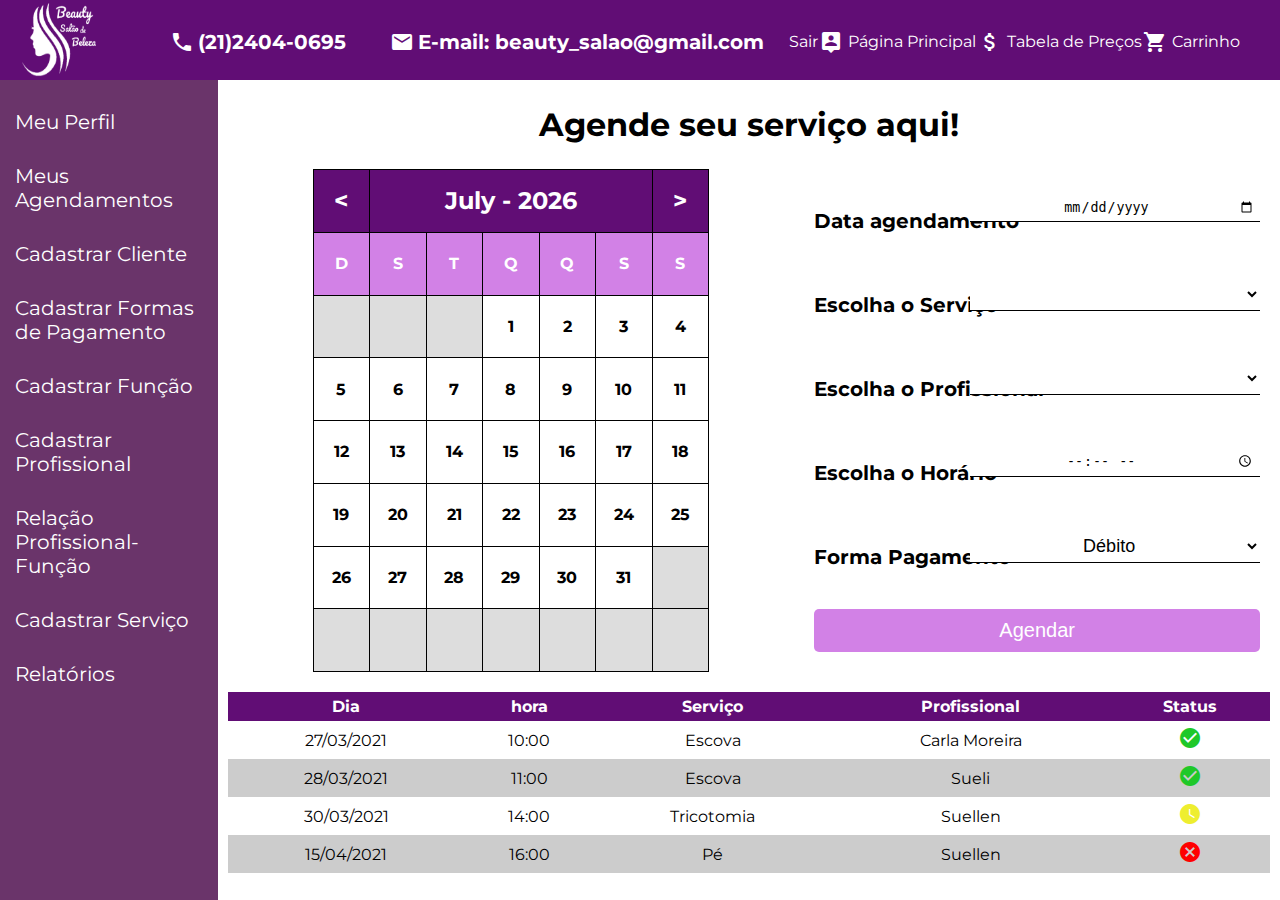
<file: agendamento.html>
<!DOCTYPE html>
<html lang="pt-br">
<head>
    <meta charset="UTF-8">
    <meta name="viewport" content="width=, initial-scale=1.0">
    <title>Agendamento</title>
    <link rel="stylesheet" href="css/principal.css">
    <link rel="stylesheet" href="css/calendario.css">
    <link href="https://fonts.googleapis.com/icon?family=Material+Icons" rel="stylesheet">
    <script src="js/calendario.js"></script>
</head>
<body>
    <div class="out-container"> 
        <header>
            <div class="menu-fixed">
                <div class="contacts">
                    <div class="logo">
                        <img src="img/logo.png" alt="logo salão Beauty">
                    </div>
    
                    <div class="direct-contacts">
                        <span class="material-icons">local_phone</span> <p> (21)2404-0695 </p>
                        <span class="material-icons">mail</span> <p> E-mail: beauty_salao@gmail.com </p>
                    </div>
    
                    <div class="hamburguer">
                        <span class="material-icons">menu</span>
                    </div>
    
                    <nav>
                        <ul>
                            <li><span class="material-icons">logout</span><a href="index.html">Sair</a></li>
                            <li><span class="material-icons">person_pin</span><a href="principal.html">Página Principal</a></li>
                            <li><span class="material-icons">attach_money</span><a href="tabelaPreco.html">Tabela de Preços</a></li>
                            <li><span class="material-icons">shopping_cart</span><a href="#contact">Carrinho</a></li>
                        </ul>
                    </nav>
                </div>
            </div>
        </header>

        <main>
            <div class="menu-lateral">
                <nav>
                    <ul>
                        <li><a href="cadastro.html"> Meu Perfil</a></li>
                        <li><a href="agendamento.html"> Meus Agendamentos</a></li>
                        <li><a href="cadCliente.html">Cadastrar Cliente</a></li>
                        <li><a href="cadFormaPagamento.html">Cadastrar Formas de Pagamento</a></li>
                        <li><a href="cadFuncao.html">Cadastrar Função</a></li>
                        <li><a href="cadProfissional.html">Cadastrar Profissional</a></li>
                        <li><a href="cadProfissionalFuncao.html">Relação Profissional-Função</a></li>
                        <li><a href="cadServico.html">Cadastrar Serviço</a></li>
                        <li><a href="/">Relatórios</a></li>
                    </ul>
                </nav>
            </div>
            <div class="main-container">
                <div class="container-conteudo">
                    <span>Agende seu serviço aqui!</span>

                    <calendario id="calendario1"></calendario>

                    <div class="agendamento-form"> 
                        <form class="form" method="post">
                            <label for="">
                                <span>Data agendamento</span>
                                <input type="date" placeholder="Escolha uma data">
                            </label>
                            
                            <label for="">
                                <span>Escolha o Serviço</span>
                                <select name="servico" id="">
                                    <option value=""></option>
                                    <option value="">Escova</option>
                                    <option value="">Corte</option>
                                </select>
                            </label>
                            
                            <label for="">
                                <span>Escolha o Profissional</span>
                                <select name="profissional" id="">
                                    <option value="profissional"></option>
                                    <option value="">Carla</option>
                                    <option value="">Sueli</option>
                                </select>
                            </label>

                            <label for="">
                                <span>Escolha o Horário</span>
                                <input type="time" placeholder="horário">
                            </label>

                            <label for="">
                                <span>Forma Pagamento</span>
                                <select name="pagamento" id="">
                                    <option value="debito" selected>Débito</option>
                                    <option value="credito">Crédito</option>
                                    <option value="dinheiro">Dinheiro</option>
                                </select>
                            </label>

                            <button>Agendar</button>
                        </form>                       
                    </div>
                </div> 
                

                <div class="historico-agendamento">
                    <table>
                        <thead>
                            <tr>
                                <th>Dia</th>
                                <th>hora</th>
                                <th>Serviço</th>
                                <th>Profissional</th>
                                <th>Status</th>
                            </tr>
                        </thead>
                        <tbody>
                            <tr>
                                <td>27/03/2021</td>
                                <td>10:00</td>
                                <td>Escova</td>
                                <td>Carla Moreira</td>
                                <td><span class="material-icons concluido">check_circle</span></td>
                            </tr>
                            <tr>
                                <td>28/03/2021</td>
                                <td>11:00</td>
                                <td>Escova</td>
                                <td>Sueli</td>
                                <td><span class="material-icons concluido">check_circle</span></td>
                            </tr>
                            <tr>
                                <td>30/03/2021</td>
                                <td>14:00</td>
                                <td>Tricotomia</td>
                                <td>Suellen</td>
                                <td><span class="material-icons andamento">watch_later</span></td>
                            </tr>
                            <tr>
                                <td>15/04/2021</td>
                                <td>16:00</td>
                                <td>Pé</td>
                                <td>Suellen</td>
                                <td><span class="material-icons cancelado">cancel</span></td>
                            </tr>
                        </tbody>
                    </table>
                </div>
            </div>
        </main>
    </div>
</body>
</html>
</file>
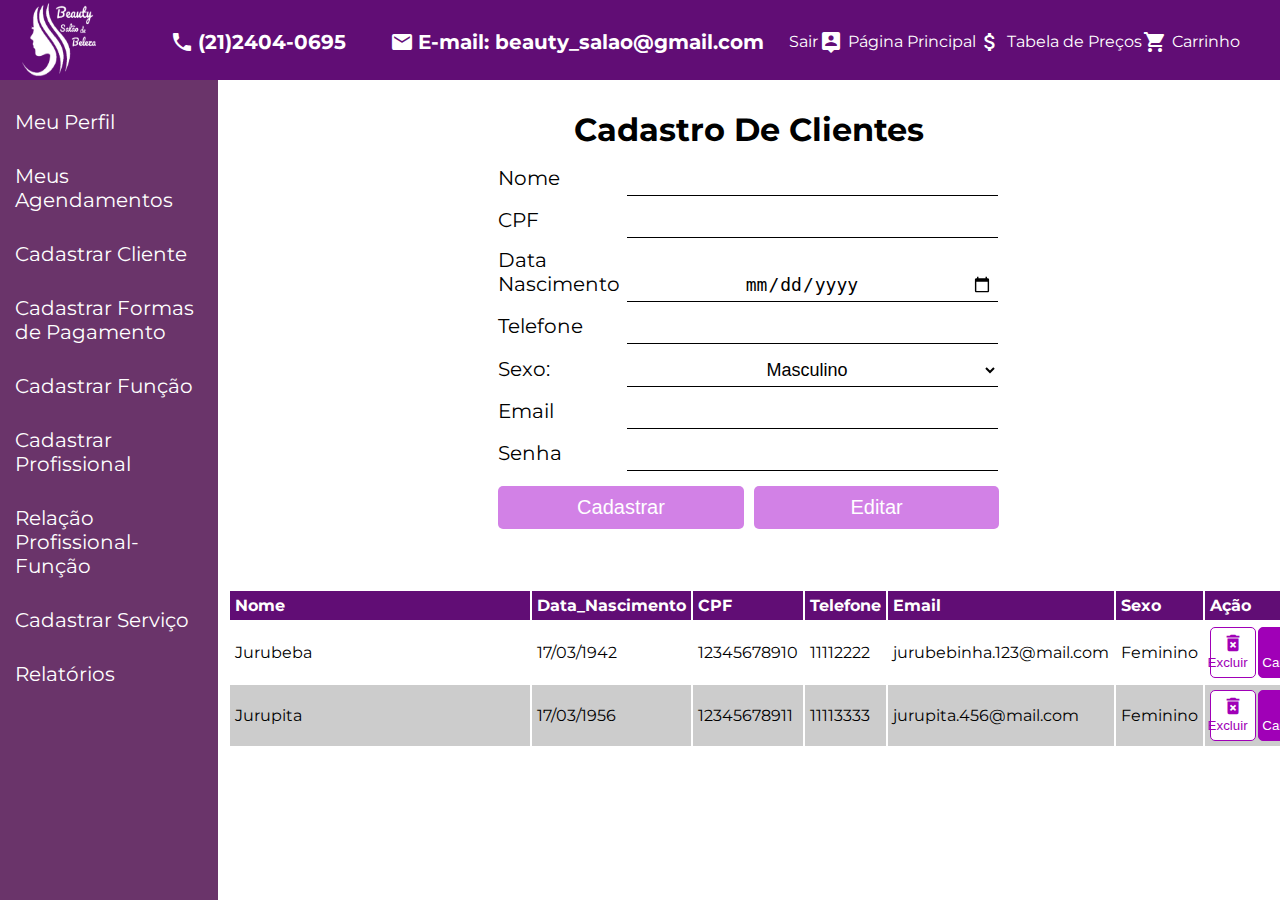
<file: cadCliente.html>
<!DOCTYPE html>
<html lang="pt-br">
<head>
    <meta charset="UTF-8">
    <meta name="viewport" content="width=device-width, initial-scale=1.0">
    <title>Cadastro de Cliente</title>
    <link rel="stylesheet" href="css/principal.css">
    <link rel="stylesheet" href="css/cadCliente.css">
    <link rel="stylesheet" href="css/table.css">
    <link href="https://fonts.googleapis.com/icon?family=Material+Icons" rel="stylesheet">
    <script src="js/cadCliente.js"></script>
</head>
<body>
    <div class="out-container">
        <header>
            <div class="menu-fixed">
                <div class="contacts">
                    <div class="logo">
                        <img src="img/logo.png" alt="logo salão Beauty">
                    </div>
    
                    <div class="direct-contacts">
                        <span class="material-icons">local_phone</span> <p> (21)2404-0695 </p>
                        <span class="material-icons">mail</span> <p> E-mail: beauty_salao@gmail.com </p>
                    </div>
    
                    <div class="hamburguer">
                        <span class="material-icons">menu</span>
                    </div>
    
                    <nav>
                        <ul>
                            <li><span class="material-icons">logout</span><a href="index.html">Sair</a></li>
                            <li><span class="material-icons">person_pin</span><a href="principal.html">Página Principal</a></li>
                            <li><span class="material-icons">attach_money</span><a href="tabelaPreco.html">Tabela de Preços</a></li>
                            <li><span class="material-icons">shopping_cart</span><a href="#contact">Carrinho</a></li>
                        </ul>
                    </nav>
                </div>
            </div>
        </header>
        <main> 
            <div class="menu-lateral">
                <nav>
                    <ul>
                        <li><a href="cadastro.html"> Meu Perfil</a></li>
                        <li><a href="agendamento.html"> Meus Agendamentos</a></li>
                        <li><a href="cadCliente.html">Cadastrar Cliente</a></li>
                        <li><a href="cadFormaPagamento.html">Cadastrar Formas de Pagamento</a></li>
                        <li><a href="cadFuncao.html">Cadastrar Função</a></li>
                        <li><a href="cadProfissional.html">Cadastrar Profissional</a></li>
                        <li><a href="cadProfissionalFuncao.html">Relação Profissional-Função</a></li>
                        <li><a href="cadServico.html">Cadastrar Serviço</a></li>
                        <li><a href="/">Relatórios</a></li>
                    </ul>
                </nav>
            </div>

            <div class="cad-cliente main-container">
                <div class="cad-cliente cadastro-form">
                    <h1>Cadastro de Clientes</h1>
        
                    <form class="form" method="post">
                        <label for="nome">
                            <span>Nome</span>
                            <input type="text" name="nome" value="">
                        </label>
    
                        <label for="cpf">
                            <span>CPF</span>
                            <input type="text" name="cpf" value="">
                        </label>
    
                        <label for="data_nasc">
                            <span>Data Nascimento</span>
                            <input type="date" name="data_nasc" value="">
                        </label>

                        <label for="telefone">
                            <span>Telefone</span>
                            <input type="text" name="telefone" value="">
                        </label>

                        <Label>
                            <span>Sexo:</span>
                            <select name="" id="sexo">
                                <option value="F" >Feminino</option>
                                <option value="M" selected>Masculino</option>
                            </select>
                        </Label>

                        <label for="email">
                            <span>Email</span>
                            <input type="email" name="email" value="">
                        </label>
    
                        <label for="senha">
                            <span>Senha</span>
                            <input type="password" name="senha">
                        </label>

                        <div class="buttons">
                            <button class="form-btn" id="cadastrar" name="acao" value="cadastrar">Cadastrar</button>
                            <button class="form-btn" id="editar" name="acao" value="editar">Editar</button>
                        </div>
                    </form>
                </div>
        
                <div class="table">
                    <table>
                        <thead>
                            <tr>
                                <th>Nome</th>
                                <th>Data_Nascimento</th>
                                <th>CPF</th>
                                <th>Telefone</th>
                                <th>Email</th>
                                <th>Sexo</th>
                                <th>Ação</th>
                            </tr>
                        </thead>
                        <tbody>
                            <tr>
                                <td>Jurubeba</td>
                                <td>17/03/1942</td>
                                <td>12345678910</td>
                                <td>11112222</td>
                                <td>jurubebinha.123@mail.com</td>
                                <td>Feminino</td>
                                <td>
                                    <form method='post'>
                                        <div class='material excluir'>
                                            <span class='material-icons'>delete_forever</span>
                                            <button name='acao' value='excluir'>Excluir</button>
                                        </div>
                                        <div class='material carregar'>
                                            <span class='material-icons carregar'>upgrade</span>
                                            <button name='acao' value='carregar'>Carregar</button>
                                        </div>
                                    </form>
                                </td>
                            </tr>
                            <tr>
                                <td>Jurupita</td>
                                <td>17/03/1956</td>
                                <td>12345678911</td>
                                <td>11113333</td>
                                <td>jurupita.456@mail.com</td>
                                <td>Feminino</td>
                                <td>
                                    <form method='post'>
                                        <div class='material excluir'>
                                            <span class='material-icons'>delete_forever</span>
                                            <button name='acao' value='excluir'>Excluir</button>
                                        </div>
                                        <div class='material carregar'>
                                            <span class='material-icons carregar'>upgrade</span>
                                            <button name='acao' value='carregar'>Carregar</button>
                                        </div>
                                    </form>
                                </td>
                            </tr>
                        </tbody>
                    </table>
                </div>
            </div>
        </main>
    </div>
</body>
</html>
</file>
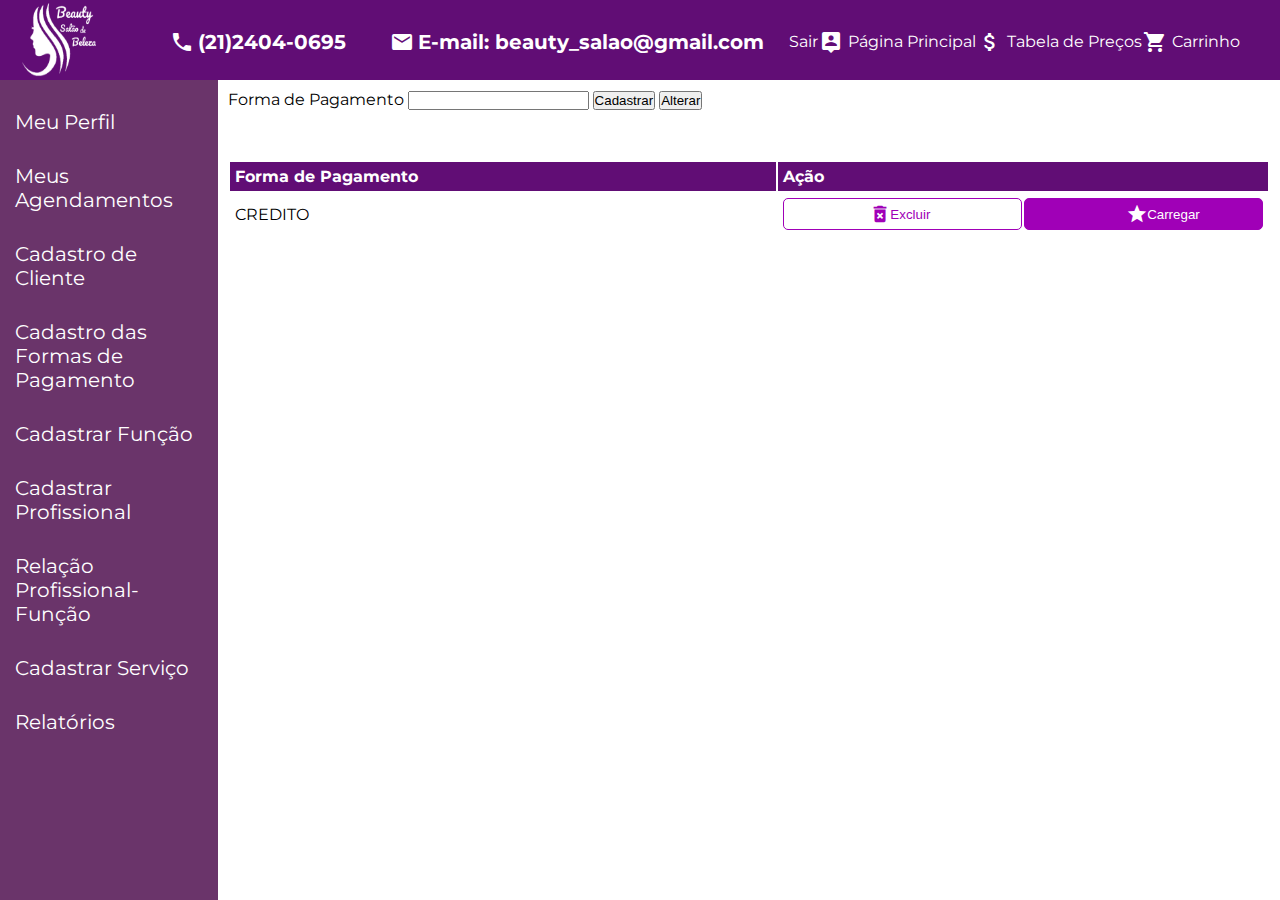
<file: cadFormaPagamento.html>
<!DOCTYPE html>
<html lang="pt-br">
<head>
    <meta charset="UTF-8">
    <meta name="viewport" content="width=device-width, initial-scale=1.0">
    <title>Cadastro de Forma de Pagamento</title>
    <link rel="stylesheet" href="css/principal.css">
    <link rel="stylesheet" href="css/table.css">
    <link href="https://fonts.googleapis.com/icon?family=Material+Icons" rel="stylesheet">
</head>
<body>
    <div class="out-container">
        <header>
            <div class="menu-fixed">
                <div class="contacts">
                    <div class="logo">
                        <img src="img/logo.png" alt="logo salão Beauty">
                    </div>
    
                    <div class="direct-contacts">
                        <span class="material-icons">local_phone</span> <p> (21)2404-0695 </p>
                        <span class="material-icons">mail</span> <p> E-mail: beauty_salao@gmail.com </p>
                    </div>
    
                    <div class="hamburguer">
                        <span class="material-icons">menu</span>
                    </div>
    
                    <nav>
                        <ul>
                            <li><span class="material-icons">logout</span><a href="index.html">Sair</a></li>
                            <li><span class="material-icons">person_pin</span><a href="principal.html">Página Principal</a></li>
                            <li><span class="material-icons">attach_money</span><a href="tabelaPreco.html">Tabela de Preços</a></li>
                            <li><span class="material-icons">shopping_cart</span><a href="#contact">Carrinho</a></li>
                        </ul>
                    </nav>
                </div>
            </div>
        </header>

        <main> 
            <div class="menu-lateral">
                <nav>
                    <ul>
                        <li><a href="cadastro.html"> Meu Perfil</a></li>
                        <li><a href="agendamento.html"> Meus Agendamentos</a></li>
                        <li><a href="cadCliente.html">Cadastro de Cliente</a></li>
                        <li><a href="cadFormaPagamento.html">Cadastro das Formas de Pagamento</a></li>
                        <li><a href="cadFuncao.html">Cadastrar Função</a></li>
                        <li><a href="cadProfissional.html">Cadastrar Profissional</a></li>
                        <li><a href="cadProfissionalFuncao.html">Relação Profissional-Função</a></li>
                        <li><a href="cadServico.html">Cadastrar Serviço</a></li>
                        <li><a href="/">Relatórios</a></li>
                    </ul>
                </nav>
            </div>

            <div class="main-container">

                <form method="post">
                    <input type="hidden" name="id" value="" />

                    <label for="forma_pagamento">Forma de Pagamento</label>
                    <input type="text" name="forma_pagamento" value="" />

                    <button name="acao" value="cadastrar">Cadastrar</button>
                    <button name="acao" value="alterar">Alterar</button>
                </form>

                <div class="table">
                    <table>
                        <thead>
                            <tr>
                                <th>Forma de Pagamento</th>
                                <th>Ação</th>
                            </tr>
                        </thead>
                        <tbody>
                            <tr>
                                <td>CREDITO</td>
                                <td>
                                    <form method='post'>
                                        <input type='hidden' name='id' value= />
                                        <div class='material excluir'>
                                            <span class='material-icons'>delete_forever</span>
                                            <button name='acao' value='excluir'>Excluir</button>
                                        </div>
                                        <div class='material carregar'>
                                            <span class='material-icons carregar'>upgrade</span>
                                            <button name='acao' value='carregar'>Carregar</button>
                                        </div>
                                    </form>
                                </td>
                            </tr>
                        </tbody>
                    </table>
                </div>
            </div>
        </main>
    </div>
</body>
</html>
</file>
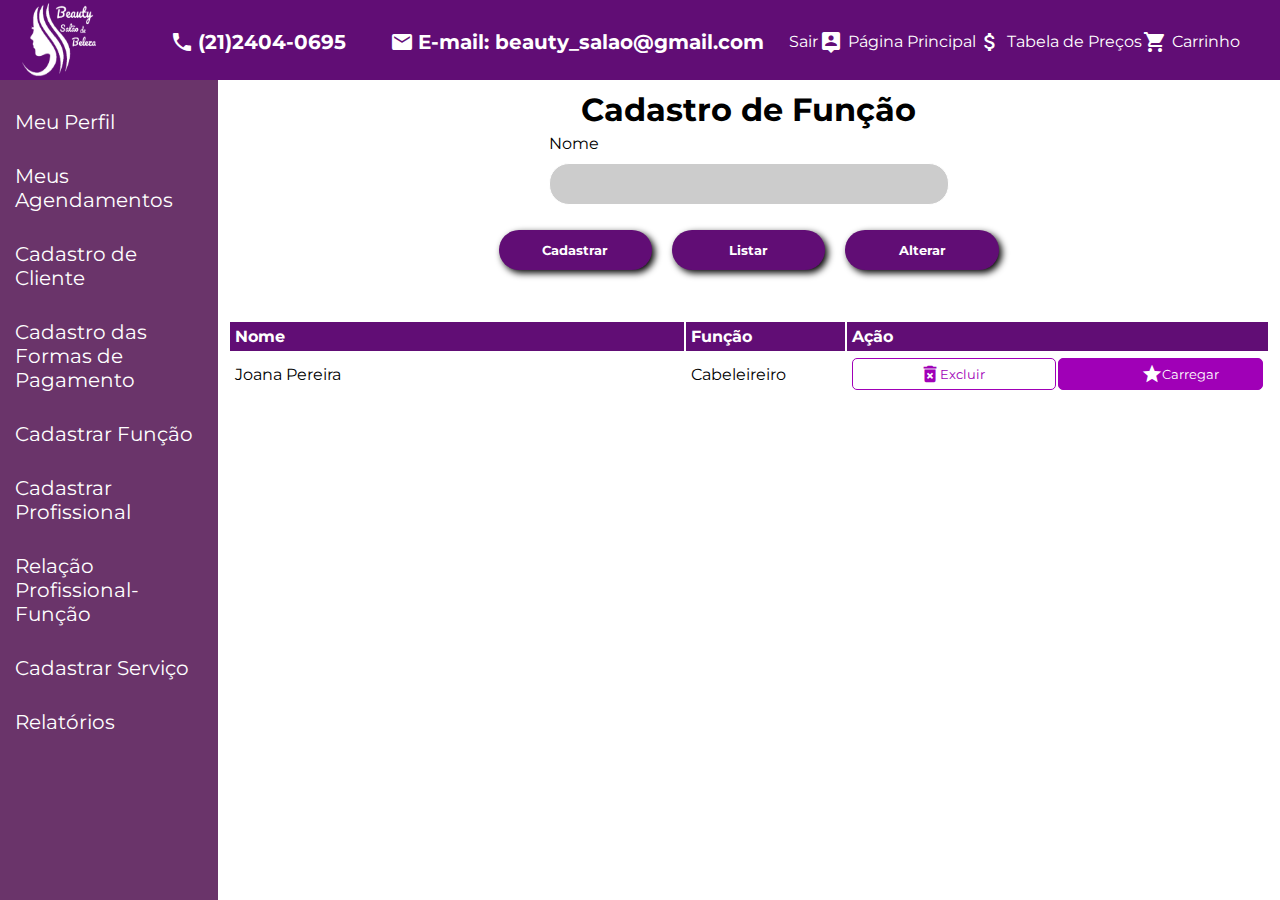
<file: cadFuncao.html>
<!DOCTYPE html>
<html lang="pt-br">
    <head>
        <meta charset="UTF-8">
        <meta name="viewport" content="width=device-width, initial-scale=1.0">
        <title>Cadastro de função</title>
        <link rel="stylesheet" href="css/principal.css">
        <link rel="stylesheet" href="css/cadFuncao.css">
        <link rel="stylesheet" href="css/table.css">
        <link href="https://fonts.googleapis.com/icon?family=Material+Icons" rel="stylesheet">
        <script src="js/cadCliente.js"></script>
</head>
<body>
    <div class="out-container">
        <header>
            <div class="menu-fixed">
                <div class="contacts">
                    <div class="logo">
                        <img src="img/logo.png" alt="logo salão Beauty">
                    </div>
    
                    <div class="direct-contacts">
                        <span class="material-icons">local_phone</span> <p> (21)2404-0695 </p>
                        <span class="material-icons">mail</span> <p> E-mail: beauty_salao@gmail.com </p>
                    </div>
    
                    <div class="hamburguer">
                        <span class="material-icons">menu</span>
                    </div>
    
                    <nav>
                        <ul>
                            <li><span class="material-icons">logout</span><a href="index.html">Sair</a></li>
                            <li><span class="material-icons">person_pin</span><a href="principal.html">Página Principal</a></li>
                            <li><span class="material-icons">attach_money</span><a href="tabelaPreco.html">Tabela de Preços</a></li>
                            <li><span class="material-icons">shopping_cart</span><a href="#contact">Carrinho</a></li>
                        </ul>
                    </nav>
                </div>
            </div>
        </header>

        <main> 
            <div class="menu-lateral">
                <nav>
                    <ul>
                        <li><a href="cadastro.html"> Meu Perfil</a></li>
                        <li><a href="agendamento.html"> Meus Agendamentos</a></li>
                        <li><a href="cadCliente.html">Cadastro de Cliente</a></li>
                        <li><a href="cadFormaPagamento.html">Cadastro das Formas de Pagamento</a></li>
                        <li><a href="cadFuncao.html">Cadastrar Função</a></li>
                        <li><a href="cadProfissional.html">Cadastrar Profissional</a></li>
                        <li><a href="cadProfissionalFuncao.html">Relação Profissional-Função</a></li>
                        <li><a href="cadServico.html">Cadastrar Serviço</a></li>
                        <li><a href="/">Relatórios</a></li>
                    </ul>
                </nav>
            </div>
    
            <div class="main-container">
                <div class="cadastro-form">
                    <h1>Cadastro de Função</h1>
                    <form class="form" action="post">    
                        <label for="função">Nome</label>
                        <input type="text" name="nome" />
                        
                        <div class="buttons">
                            <button name="acao" value="cadastrar">Cadastrar</button>
                            <button name="acao" value="listar">Listar</button>
                            <button name="acao" value="alterar">Alterar</button>
                        </div>
                    </form>
                </div>
    
                <div class="table">
                    <table>
                        <thead>
                            <tr>
                                <th>Nome</th>
                                <th>Função</th>                                                            
                                <th>Ação</th>
                            </tr>
                        </thead>
                        <tbody>
                            <tr>
                                <td>Joana Pereira</td>
                                <td>Cabeleireiro</td>
                                <td>
                                    <form method='post'>
                                        <div class='material excluir'>
                                            <span class='material-icons'>delete_forever</span>
                                            <button name='acao' value='excluir'>Excluir</button>
                                        </div>
                                        <div class='material carregar'>
                                            <span class='material-icons carregar'>upgrade</span>
                                            <button name='acao' value='carregar'>Carregar</button>
                                        </div>
                                    </form>
                                </td>
                            </tr>
                        </tbody>
                    </table>
                </div>
            </div>
        </main>
    </div>
</body>
</html>
</file>
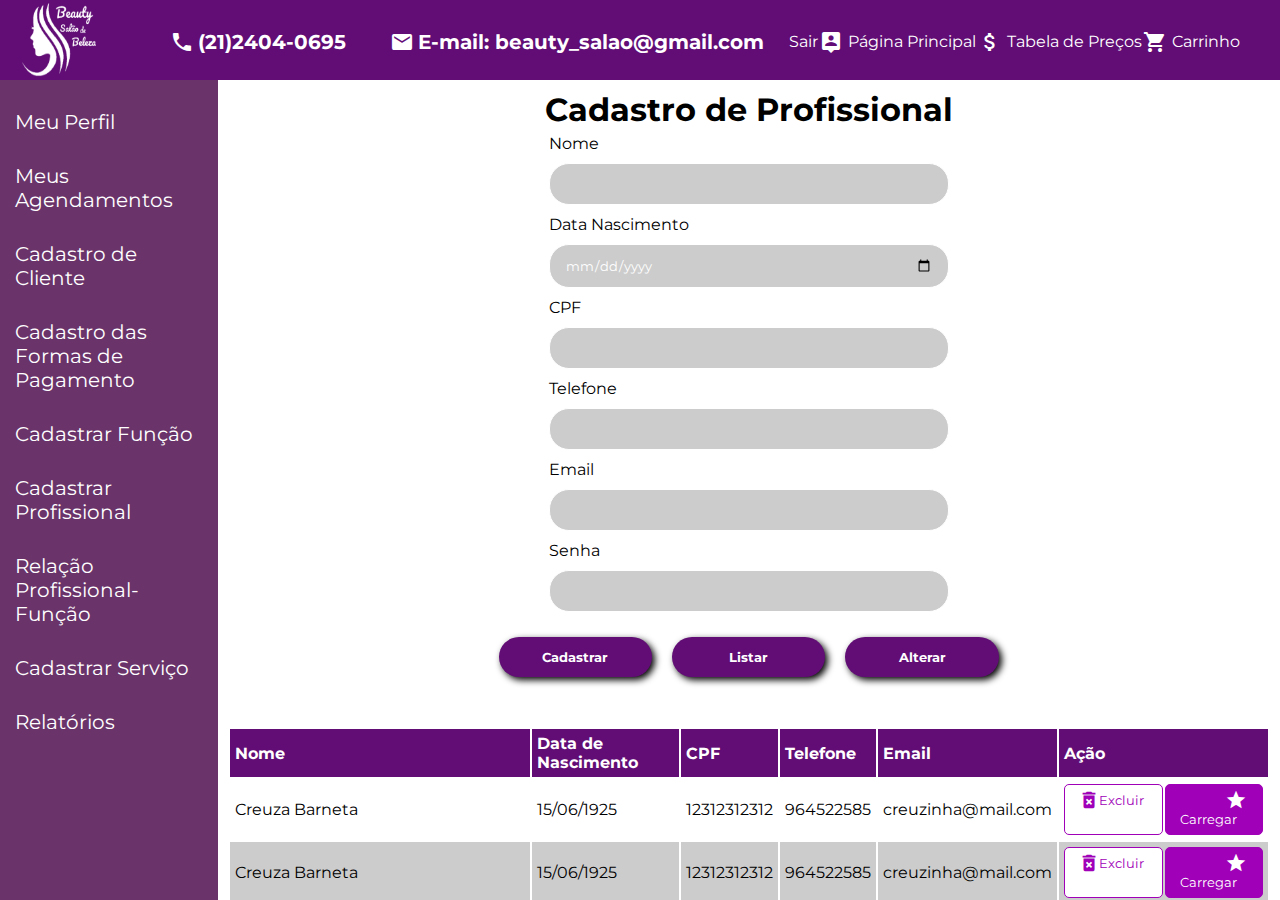
<file: cadProfissional.html>
<!DOCTYPE html>
<html lang="pt-br">
<head>
    <meta charset="UTF-8">
    <meta name="viewport" content="width=device-width, initial-scale=1.0">
    <title>Cadastro de Profissionais</title>
    <link rel="stylesheet" href="css/principal.css">
    <link rel="stylesheet" href="css/cadProfissional.css">
    <link rel="stylesheet" href="css/table.css">
    <link href="https://fonts.googleapis.com/icon?family=Material+Icons" rel="stylesheet">
</head>
<body>
    <div class="out-container">
        <header>
            <div class="menu-fixed">
                <div class="contacts">
                    <div class="logo">
                        <img src="img/logo.png" alt="logo salão Beauty">
                    </div>
    
                    <div class="direct-contacts">
                        <span class="material-icons">local_phone</span> <p> (21)2404-0695 </p>
                        <span class="material-icons">mail</span> <p> E-mail: beauty_salao@gmail.com </p>
                    </div>
    
                    <div class="hamburguer">
                        <span class="material-icons">menu</span>
                    </div>
    
                    <nav>
                        <ul>
                            <li><span class="material-icons">logout</span><a href="index.html">Sair</a></li>
                            <li><span class="material-icons">person_pin</span><a href="principal.html">Página Principal</a></li>
                            <li><span class="material-icons">attach_money</span><a href="tabelaPreco.html">Tabela de Preços</a></li>
                            <li><span class="material-icons">shopping_cart</span><a href="#contact">Carrinho</a></li>
                        </ul>
                    </nav>
                </div>
            </div>
        </header>
        <main> 
            <div class="menu-lateral">
                <nav>
                    <ul>
                        <li><a href="cadastro.html"> Meu Perfil</a></li>
                        <li><a href="agendamento.html"> Meus Agendamentos</a></li>
                        <li><a href="cadCliente.html">Cadastro de Cliente</a></li>
                        <li><a href="cadFormaPagamento.html">Cadastro das Formas de Pagamento</a></li>
                        <li><a href="cadFuncao.html">Cadastrar Função</a></li>
                        <li><a href="cadProfissional.html">Cadastrar Profissional</a></li>
                        <li><a href="cadProfissionalFuncao.html">Relação Profissional-Função</a></li>
                        <li><a href="cadServico.html">Cadastrar Serviço</a></li>
                        <li><a href="/">Relatórios</a></li>
                    </ul>
                </nav>
            </div>

            <div class="main-container">
                <div class="cadastro-form">
                    <h1>Cadastro de Profissional</h1>
                    <form class="form" action="post">
                        <input type="hidden" name="id" >

                        <label for="nome">Nome</label>
                        <input type="text" name="nome" />

                        <label for="data_nasc">Data Nascimento</label>
                        <input type="date" name="data_nasc" />

                        <label for="cpf">CPF</label>
                        <input type="text" name="cpf" />

                        <label for="telefone">Telefone</label>
                        <input type="text" name="telefone" />

                        <label for="email">Email</label>
                        <input type="email" name="email" />

                        <label for="senha">Senha</label>
                        <input type="password" name="senha">

                        <div class="buttons">
                            <button name="acao" value="cadastrar">Cadastrar</button>
                            <button name="acao" value="listar">Listar</button>
                            <button name="acao" value="alterar">Alterar</button>
                        </div>
                    </form>
                </div>

                <div class="table">
                    <table>
                        <thead>
                            <tr>
                                <th>Nome</th>
                                <th>Data de Nascimento</th>
                                <th>CPF</th>
                                <th>Telefone</th>
                                <th>Email</th>
                                <th>Ação</th>
                            </tr>
                        </thead>
                        <tbody>
                            <tr>
                                <td>Creuza Barneta</td>
                                <td>15/06/1925</td>
                                <td>12312312312</td>
                                <td>964522585</td>
                                <td>creuzinha@mail.com</td>
                                <td>
                                    <form method='post'>
                                        <div class='material excluir'>
                                            <span class='material-icons'>delete_forever</span>
                                            <button name='acao' value='excluir'>Excluir</button>
                                        </div>
                                        <div class='material carregar'>
                                            <span class='material-icons carregar'>upgrade</span>
                                            <button name='acao' value='carregar'>Carregar</button>
                                        </div>
                                    </form>
                                </td>
                            </tr>
                            <tr>
                                <td>Creuza Barneta</td>
                                <td>15/06/1925</td>
                                <td>12312312312</td>
                                <td>964522585</td>
                                <td>creuzinha@mail.com</td>
                                <td>
                                    <form method='post'>
                                        <div class='material excluir'>
                                            <span class='material-icons'>delete_forever</span>
                                            <button name='acao' value='excluir'>Excluir</button>
                                        </div>
                                        <div class='material carregar'>
                                            <span class='material-icons carregar'>upgrade</span>
                                            <button name='acao' value='carregar'>Carregar</button>
                                        </div>
                                    </form>
                                </td>
                            </tr>
                        </tbody>
                    </table>
                </div>
            </div>
        </main>
    </div>
</body>
</html>
</file>
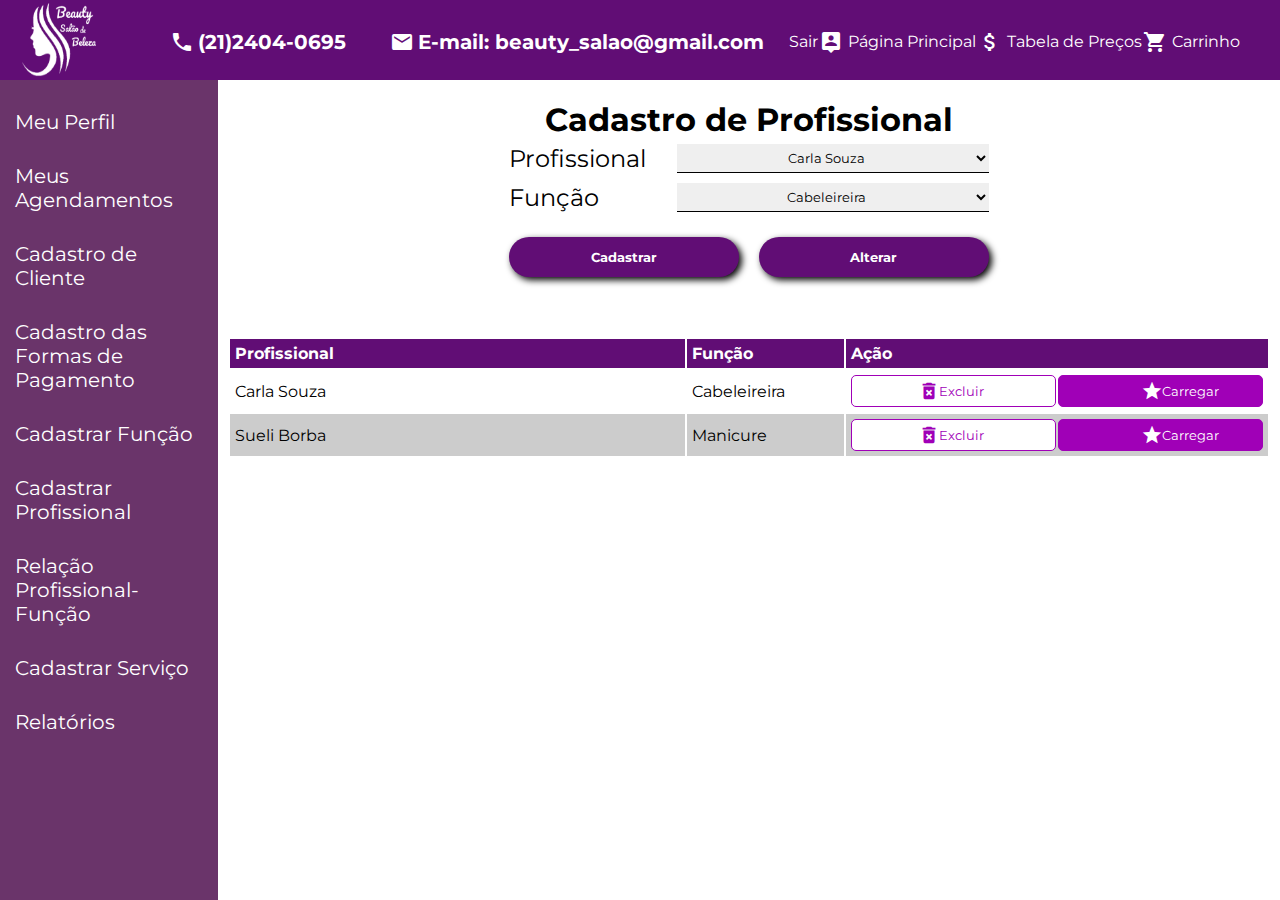
<file: cadProfissionalFuncao.html>
<!DOCTYPE html>
<html lang="pt-br">
<head>
    <meta charset="UTF-8">
    <meta name="viewport" content="width=device-width, initial-scale=1.0">
    <title>Gerenciamento de Profissional com Função</title>
    <link rel="stylesheet" href="css/principal.css">
    <link rel="stylesheet" href="css/cadProfissionalFuncao.css">
    <link rel="stylesheet" href="css/table.css">
    <link href="https://fonts.googleapis.com/icon?family=Material+Icons" rel="stylesheet">
</head>
<body>
    <div class="out-container">
        <header>
            <div class="menu-fixed">
                <div class="contacts">
                    <div class="logo">
                        <img src="img/logo.png" alt="logo salão Beauty">
                    </div>
    
                    <div class="direct-contacts">
                        <span class="material-icons">local_phone</span> <p> (21)2404-0695 </p>
                        <span class="material-icons">mail</span> <p> E-mail: beauty_salao@gmail.com </p>
                    </div>
    
                    <div class="hamburguer">
                        <span class="material-icons">menu</span>
                    </div>
    
                    <nav>
                        <ul>
                            <li><span class="material-icons">logout</span><a href="index.html">Sair</a></li>
                            <li><span class="material-icons">person_pin</span><a href="principal.html">Página Principal</a></li>
                            <li><span class="material-icons">attach_money</span><a href="tabelaPreco.html">Tabela de Preços</a></li>
                            <li><span class="material-icons">shopping_cart</span><a href="#contact">Carrinho</a></li>
                        </ul>
                    </nav>
                </div>
            </div>
        </header>
        <main> 
            <div class="menu-lateral">
                <nav>
                    <ul>
                        <li><a href="cadastro.html"> Meu Perfil</a></li>
                        <li><a href="agendamento.html"> Meus Agendamentos</a></li>
                        <li><a href="cadCliente.html">Cadastro de Cliente</a></li>
                        <li><a href="cadFormaPagamento.html">Cadastro das Formas de Pagamento</a></li>
                        <li><a href="cadFuncao.html">Cadastrar Função</a></li>
                        <li><a href="cadProfissional.html">Cadastrar Profissional</a></li>
                        <li><a href="cadProfissionalFuncao.html">Relação Profissional-Função</a></li>
                        <li><a href="cadServico.html">Cadastrar Serviço</a></li>
                        <li><a href="/">Relatórios</a></li>
                    </ul>
                </nav>
            </div>

            <div class="main-container">
                <div class="cadastro-form">
                    <h1>Cadastro de Profissional</h1>
                    <form class="form" method="post">
                        <label for="profissional">
                            <span>Profissional</span>
                            <select name="profissional_id">
                                <option selected=true >Carla Souza</option>
                                <option>Sueli Borba</option>
                            </select>
                        </label>

                        <label for="funcao">
                            <span>Função</span>
                            <select name="funcao_id">
                                <option selected=true >Cabeleireira</option>
                                <option>Manicure</option>
                            </select>
                        </label>

                        <div class="buttons">
                            <button name="acao" value="cadastrar">Cadastrar</button>
                            <button name="acao" value="alterar">Alterar</button>
                        </div>
                    </form>
                </div>
    
                <div class="table">
                    <table>
                        <thead>
                            <tr>
                                <th>Profissional</th>
                                <th>Função</th>
                                <th>Ação</th>
                            </tr>
                        </thead>
                        <tbody>
                            <tr>
                                <td>Carla Souza</td>
                                <td>Cabeleireira</td>
                                <td>
                                    <form method='POST'>
                                        <div class='material excluir'>
                                            <span class='material-icons'>delete_forever</span>
                                            <button name='acao' value='excluir'>Excluir</button>
                                        </div>
                                        <div class='material carregar'>
                                            <span class='material-icons carregar'>upgrade</span>
                                            <button name='acao' value='carregar'>Carregar</button>
                                        </div>
                                    </form>
                                </td>
                            </tr>
                            <tr>
                                <td>Sueli Borba</td>
                                <td>Manicure</td>
                                <td>
                                    <form method='POST'>
                                        <div class='material excluir'>
                                            <span class='material-icons'>delete_forever</span>
                                            <button name='acao' value='excluir'>Excluir</button>
                                        </div>
                                        <div class='material carregar'>
                                            <span class='material-icons carregar'>upgrade</span>
                                            <button name='acao' value='carregar'>Carregar</button>
                                        </div>
                                    </form>
                                </td>
                            </tr>
                        </tbody>
                    </table>
                </div>
            </div>
        </main>
    </div>
</body>
</html>
</file>
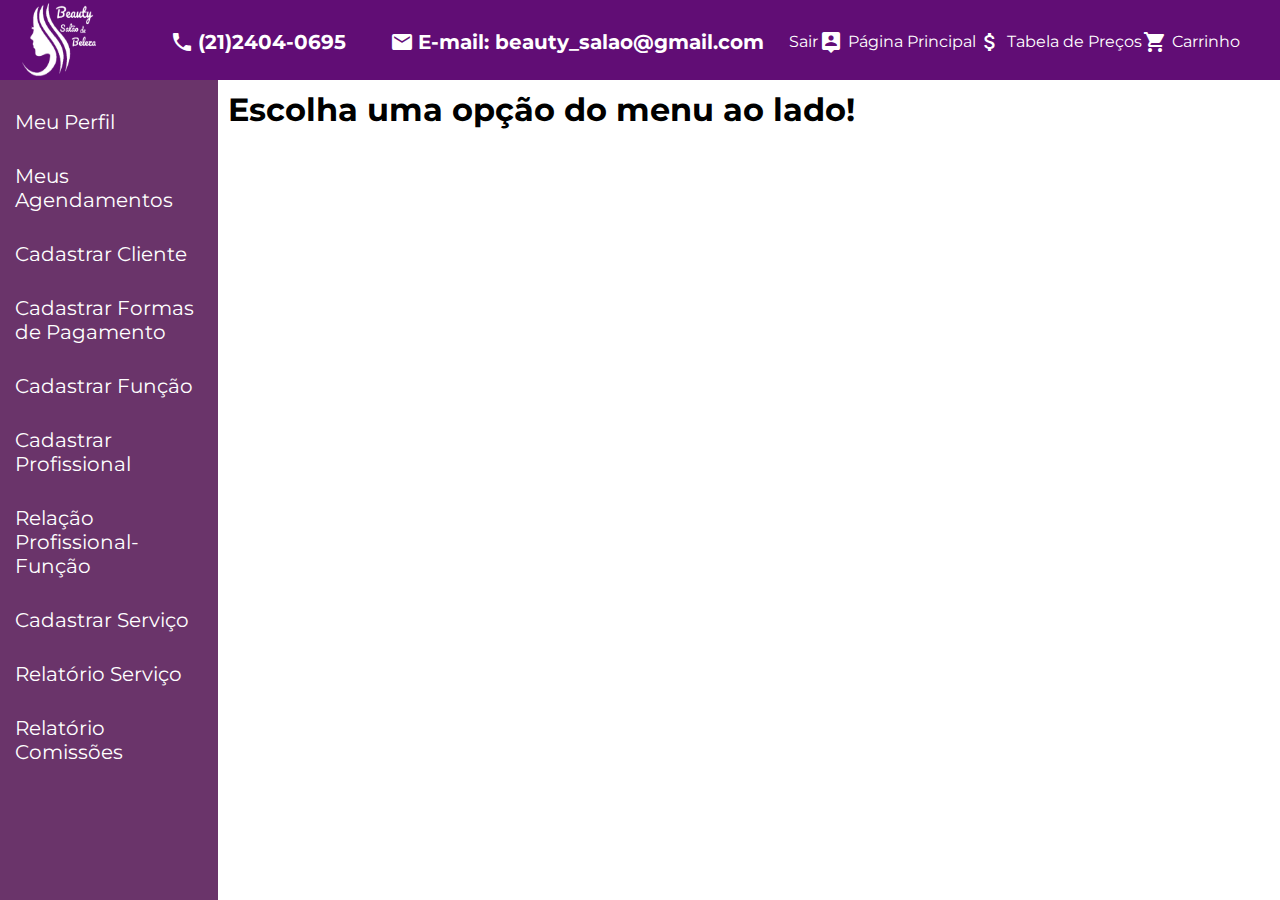
<file: principal.html>
<!DOCTYPE html>
<html lang="pt-br">
<head>
    <meta charset="UTF-8">
    <meta name="viewport" content="width=device-width, initial-scale=1.0">
    <title>Tela Principal</title>
    <link rel="stylesheet" href="css/principal.css">
    <link href="https://fonts.googleapis.com/icon?family=Material+Icons" rel="stylesheet">
</head>
<body>
    <div class="out-container">
        <header>
            <div class="menu-fixed">
                <div class="contacts">
                    <div class="logo">
                        <img src="img/logo.png" alt="logo salão Beauty">
                    </div>
    
                    <div class="direct-contacts">
                        <span class="material-icons">local_phone</span> <p> (21)2404-0695 </p>
                        <span class="material-icons">mail</span> <p> E-mail: beauty_salao@gmail.com </p>
                    </div>
    
                    <div class="hamburguer">
                        <span class="material-icons">menu</span>
                    </div>
    
                    <nav>
                        <ul>
                            <li><span class="material-icons">logout</span><a href="index.html">Sair</a></li>
                            <li><span class="material-icons">person_pin</span><a href="principal.html">Página Principal</a></li>
                            <li><span class="material-icons">attach_money</span><a href="tabelaPreco.html">Tabela de Preços</a></li>
                            <li><span class="material-icons">shopping_cart</span><a href="#contact">Carrinho</a></li>
                        </ul>
                    </nav>
                </div>
            </div>
        </header>
        <main> 
            <div class="menu-lateral">
                <nav>
                    <ul>
                        <li><a href="cadastro.html"> Meu Perfil</a></li>
                        <li><a href="agendamento.html"> Meus Agendamentos</a></li>
                        <li><a href="cadCliente.html">Cadastrar Cliente</a></li>
                        <li><a href="cadFormaPagamento.html">Cadastrar Formas de Pagamento</a></li>
                        <li><a href="cadFuncao.html">Cadastrar Função</a></li>
                        <li><a href="cadProfissional.html">Cadastrar Profissional</a></li>
                        <li><a href="cadProfissionalFuncao.html">Relação Profissional-Função</a></li>
                        <li><a href="cadServico.html">Cadastrar Serviço</a></li>
                        <li><a href="relatorioServico.html">Relatório Serviço</a></li>
                        <li><a href="relatorioComissoes.html">Relatório Comissões</a></li>
                    </ul>
                </nav>
            </div>
            <div class="main-container">
                <h1>Escolha uma opção do menu ao lado!</h1>
            </div>
        </main> 
    </div>
</body>
</html>
</file>
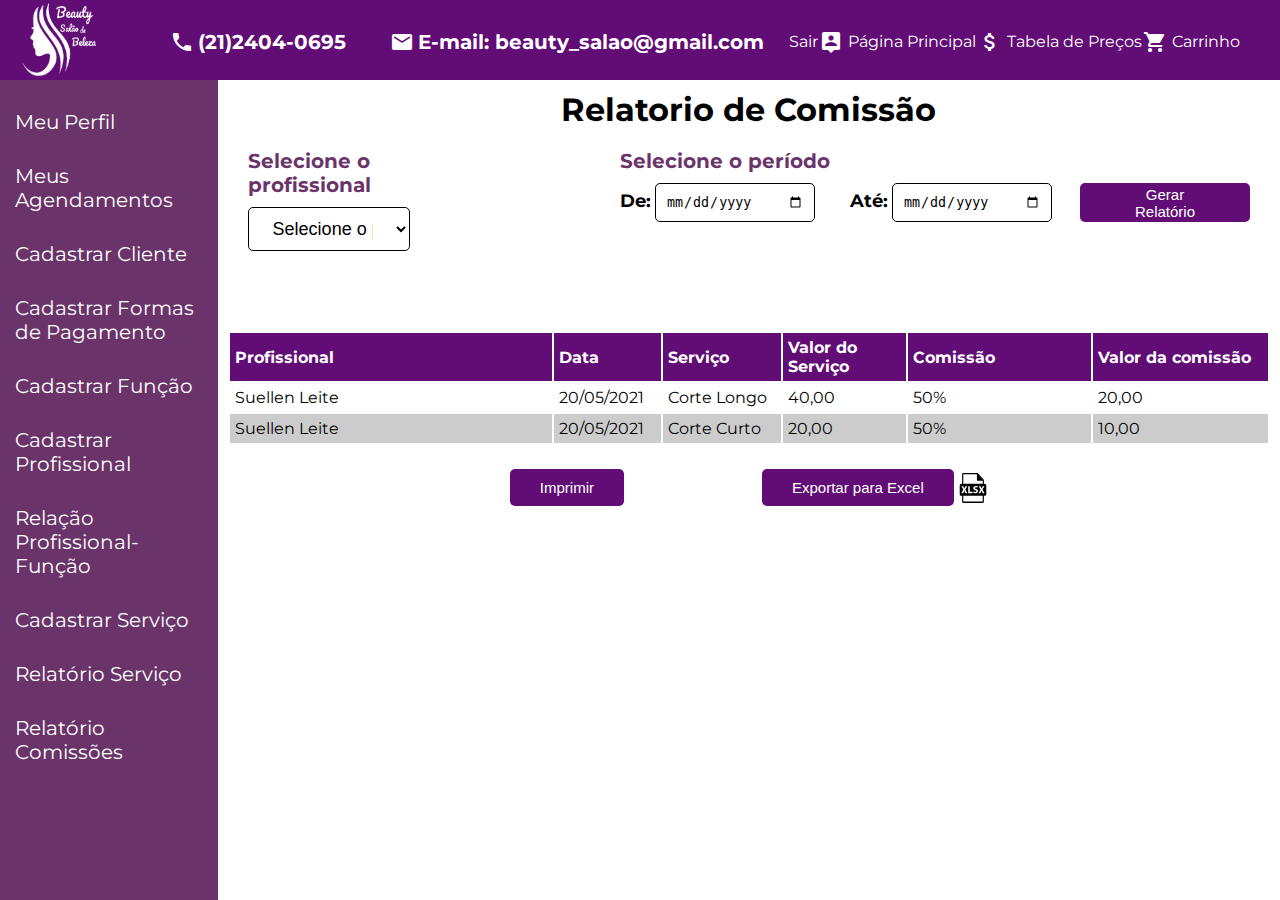
<file: relatorioComissao.html>
<!DOCTYPE html>
<html lang="pt-br">
<head>
    <meta charset="UTF-8">
    <meta http-equiv="X-UA-Compatible" content="IE=edge">
    <meta name="viewport" content="width=device-width, initial-scale=1.0">
    <title>Relatorio de Comissão</title>
    <link rel="stylesheet" href="css/principal.css">
    <link rel="stylesheet" href="css/relatorioComissao.css">
    <link rel="stylesheet" href="css/table.css">
    <link href="https://fonts.googleapis.com/icon?family=Material+Icons" rel="stylesheet">
</head>
<body>
    <div class="out-container">
        <header>
            <div class="menu-fixed">
                <div class="contacts">
                    <div class="logo">
                        <img src="img/logo.png" alt="logo salão Beauty">
                    </div>
    
                    <div class="direct-contacts">
                        <span class="material-icons">local_phone</span> <p> (21)2404-0695 </p>
                        <span class="material-icons">mail</span> <p> E-mail: beauty_salao@gmail.com </p>
                    </div>
    
                    <div class="hamburguer">
                        <span class="material-icons">menu</span>
                    </div>
    
                    <nav>
                        <ul>
                            <li><span class="material-icons">logout</span><a href="index.html">Sair</a></li>
                            <li><span class="material-icons">person_pin</span><a href="principal.html">Página Principal</a></li>
                            <li><span class="material-icons">attach_money</span><a href="tabelaPreco.html">Tabela de Preços</a></li>
                            <li><span class="material-icons">shopping_cart</span><a href="#contact">Carrinho</a></li>
                        </ul>
                    </nav>
                </div>
            </div>
        </header>
        <main> 
            <div class="menu-lateral">
                <nav>
                    <ul>
                        <li><a href="cadastro.html"> Meu Perfil</a></li>
                        <li><a href="agendamento.html"> Meus Agendamentos</a></li>
                        <li><a href="cadCliente.html">Cadastrar Cliente</a></li>
                        <li><a href="cadFormaPagamento.html">Cadastrar Formas de Pagamento</a></li>
                        <li><a href="cadFuncao.html">Cadastrar Função</a></li>
                        <li><a href="cadProfissional.html">Cadastrar Profissional</a></li>
                        <li><a href="cadProfissionalFuncao.html">Relação Profissional-Função</a></li>
                        <li><a href="cadServico.html">Cadastrar Serviço</a></li>
                        <li><a href="relatorioServico.html">Relatório Serviço</a></li>
                        <li><a href="relatorioComissao.html">Relatório Comissões</a></li>
                    </ul>
                </nav>
            </div>

            <div class="relatorio-comissao main-container">
                <h1>Relatorio de Comissão</h1>
                <section class="info-select">
                    <div class="select-profissional">
                        <label for="">
                            <span class="spn-titulo">Selecione o profissional</span>
                            <select name="" id="">
                                <option value="">Selecione o profissional</option>
                                <option value="">Saulo Minutinho</option>
                                <option value="">Rogerio Almeida</option>
                                <option value="">Suellen Leite</option>
                            </select>
                        </label>
                    </div>
    
                    <div class="select-data">
                        <span class="spn-titulo">Selecione o período</span>
                        <form>
                            <label for="">
                                <span>De:</span>
                                <input type="date" />
                            </label>

                            <label for="">
                                <span>Até:</span>
                                <input type="date" />
                            </label>

                            <button class="buttons" type="submit">Gerar Relatório</button>
                        </form>
                    </div>
                </section>

                <div class="table">
                    <table>
                        <thead>
                            <tr>
                                
                                <th>Profissional</th>
                                <th>Data</th>
                                <th>Serviço</th>
                                <th>Valor do Serviço</th>
                                <th>Comissão</th>
                                <th>Valor da comissão</th>
                               
                            </tr>
                        </thead>
                        <tbody>
                            <tr>
                                <td>Suellen Leite</td>
                                <td>20/05/2021</td>
                                <td>Corte Longo</td>
                                <td>40,00</td>
                                <td>50%</td>
                                <td>20,00</td>
                            </tr>
                            <tr>
                                <td>Suellen Leite</td>
                                <td>20/05/2021</td>
                                <td>Corte Curto</td>
                                <td>20,00</td>
                                <td>50%</td>
                                <td>10,00</td>
                            </tr>
                        </tbody>
                    </table>
                </div>

                <div class="buttons-export">
                    <label for="">
                        <button class="buttons" type="submit">Imprimir</button>
                        <span class="material-icons">file_present</span>
                    </label>

                    <label for="">
                        <button class="buttons" type="submit">Exportar para Excel</button>
                        <span><img src="/img/xlsx-file-format-extension.svg" alt="icone Excel"></span>
                    </label>
                </div>
            </div>
        </main>
    </div>
</body>
</html>
</file>
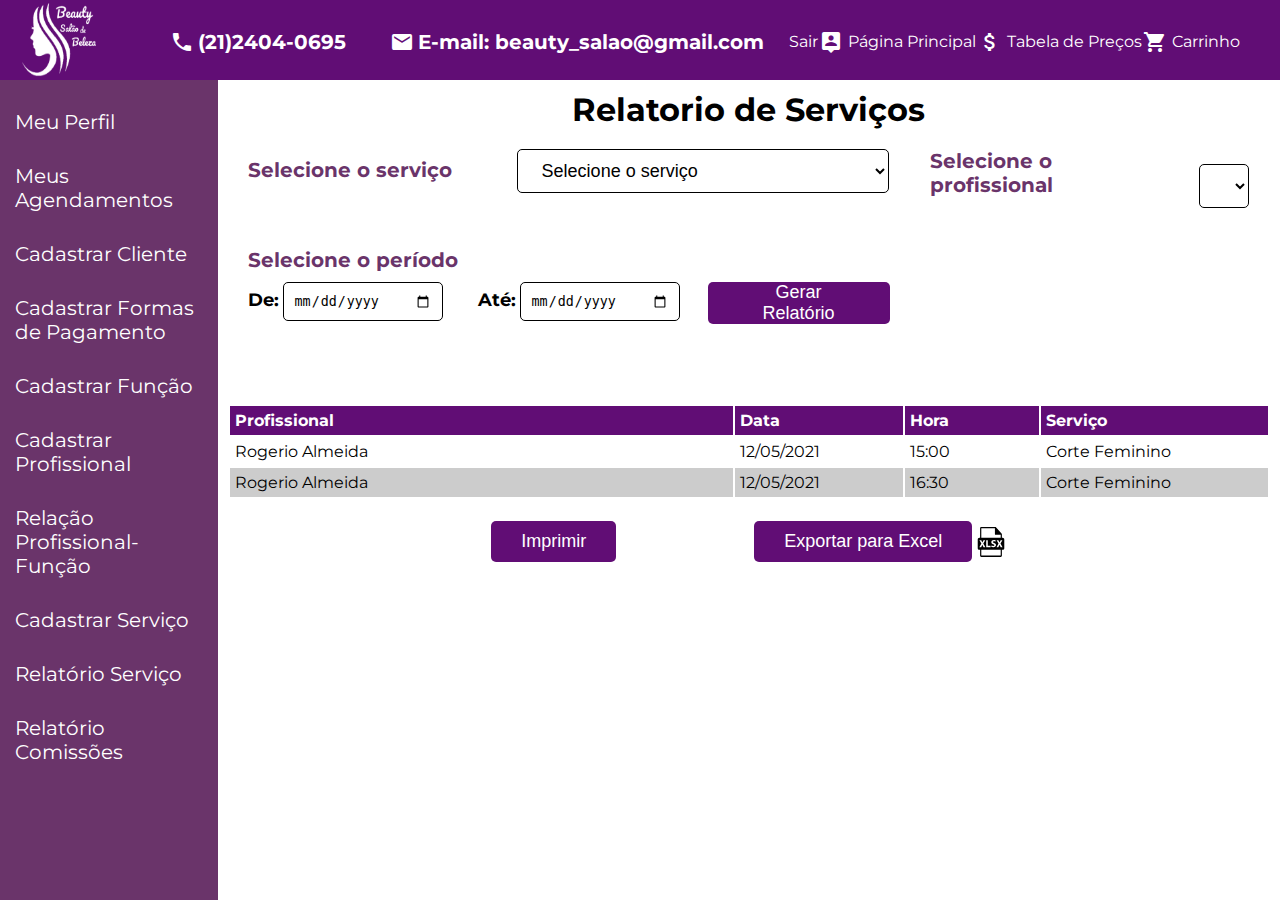
<file: relatorioServico.html>
<!DOCTYPE html>
<html lang="pt-br">
<head>
    <meta charset="UTF-8">
    <meta http-equiv="X-UA-Compatible" content="IE=edge">
    <meta name="viewport" content="width=device-width, initial-scale=1.0">
    <title>Relatorio de Servicos</title>
    <link rel="stylesheet" href="css/principal.css">
    <link rel="stylesheet" href="css/relatorioServico.css">
    <link rel="stylesheet" href="css/table.css">
    <link href="https://fonts.googleapis.com/icon?family=Material+Icons" rel="stylesheet">
</head>
<body>
    <div class="out-container">
        <header>
            <div class="menu-fixed">
                <div class="contacts">
                    <div class="logo">
                        <img src="img/logo.png" alt="logo salão Beauty">
                    </div>
    
                    <div class="direct-contacts">
                        <span class="material-icons">local_phone</span> <p> (21)2404-0695 </p>
                        <span class="material-icons">mail</span> <p> E-mail: beauty_salao@gmail.com </p>
                    </div>
    
                    <div class="hamburguer">
                        <span class="material-icons">menu</span>
                    </div>
    
                    <nav>
                        <ul>
                            <li><span class="material-icons">logout</span><a href="index.html">Sair</a></li>
                            <li><span class="material-icons">person_pin</span><a href="principal.html">Página Principal</a></li>
                            <li><span class="material-icons">attach_money</span><a href="tabelaPreco.html">Tabela de Preços</a></li>
                            <li><span class="material-icons">shopping_cart</span><a href="#contact">Carrinho</a></li>
                        </ul>
                    </nav>
                </div>
            </div>
        </header>
        <main> 
            <div class="menu-lateral">
                <nav>
                    <ul>
                        <li><a href="cadastro.html"> Meu Perfil</a></li>
                        <li><a href="agendamento.html"> Meus Agendamentos</a></li>
                        <li><a href="cadCliente.html">Cadastrar Cliente</a></li>
                        <li><a href="cadFormaPagamento.html">Cadastrar Formas de Pagamento</a></li>
                        <li><a href="cadFuncao.html">Cadastrar Função</a></li>
                        <li><a href="cadProfissional.html">Cadastrar Profissional</a></li>
                        <li><a href="cadProfissionalFuncao.html">Relação Profissional-Função</a></li>
                        <li><a href="cadServico.html">Cadastrar Serviço</a></li>
                        <li><a href="relatorioServico.html">Relatório Serviço</a></li>
                        <li><a href="relatorioComissao.html">Relatório Comissões</a></li>
                    </ul>
                </nav>
            </div>

            <div class="relatorio-servico main-container">
                <h1>Relatorio de Serviços</h1>
                
                <section class="info-select">
                    <div class="select-servico">
                        <label for="">
                            <span class="spn-titulo">Selecione o serviço</span>
                            <select name="" id="">
                                <option value="">Selecione o serviço</option>
                                <option value="">Corte Feminino</option>
                                <option value="">Corte Masculino</option>
                                <option value="">Corte Infantil</option>
                                <option value="">Todos os serviços</option>
                            </select>
                        </label>
                    </div>
    
                    <div class="select-profissional">
                        <label for="">
                            <span class="spn-titulo">Selecione o profissional</span>
                            <select name="" id="">
                                <option value="">Selecione o profissional</option>
                                <option value="">Saulo Minutinho</option>
                                <option value="">Rogerio Almeida</option>
                                <option value="">Suellen Leite</option>
                            </select>
                        </label>
                    </div>
    
                    <div class="select-data">
                        <span class="spn-titulo">Selecione o período</span>
                        <form>
                            <label for="">
                                <span>De:</span>
                                <input type="date" />
                            </label>

                            <label for="">
                                <span>Até:</span>
                                <input type="date" />
                            </label>

                            <button class="buttons" type="submit">Gerar Relatório</button>
                        </form>
                    </div>
                </section>

                <div class="table">
                    <table>
                        <thead>
                            <tr>
                                <th>Profissional</th>
                                <th>Data</th>
                                <th>Hora</th>
                                <th>Serviço</th>
                            </tr>
                        </thead>
                        <tbody>
                            <tr>
                                <td>Rogerio Almeida</td>
                                <td>12/05/2021</td>
                                <td>15:00</td>
                                <td>Corte Feminino</td>
                            </tr>
                            <tr>
                                <td>Rogerio Almeida</td>
                                <td>12/05/2021</td>
                                <td>16:30</td>
                                <td>Corte Feminino</td>
                            </tr>
                        </tbody>
                    </table>
                </div>

                <div class="buttons-export">
                    <label for="">
                        <button class="buttons" type="submit">Imprimir</button>
                        <span class="material-icons">file_present</span>
                    </label>

                    <label for="">
                        <button class="buttons" type="submit">Exportar para Excel</button>
                        <span><img src="/img/xlsx-file-format-extension.svg" alt="icone Excel"></span>
                    </label>
                </div>
            </div>
        </main>
    </div>
</body>
</html>
</file>
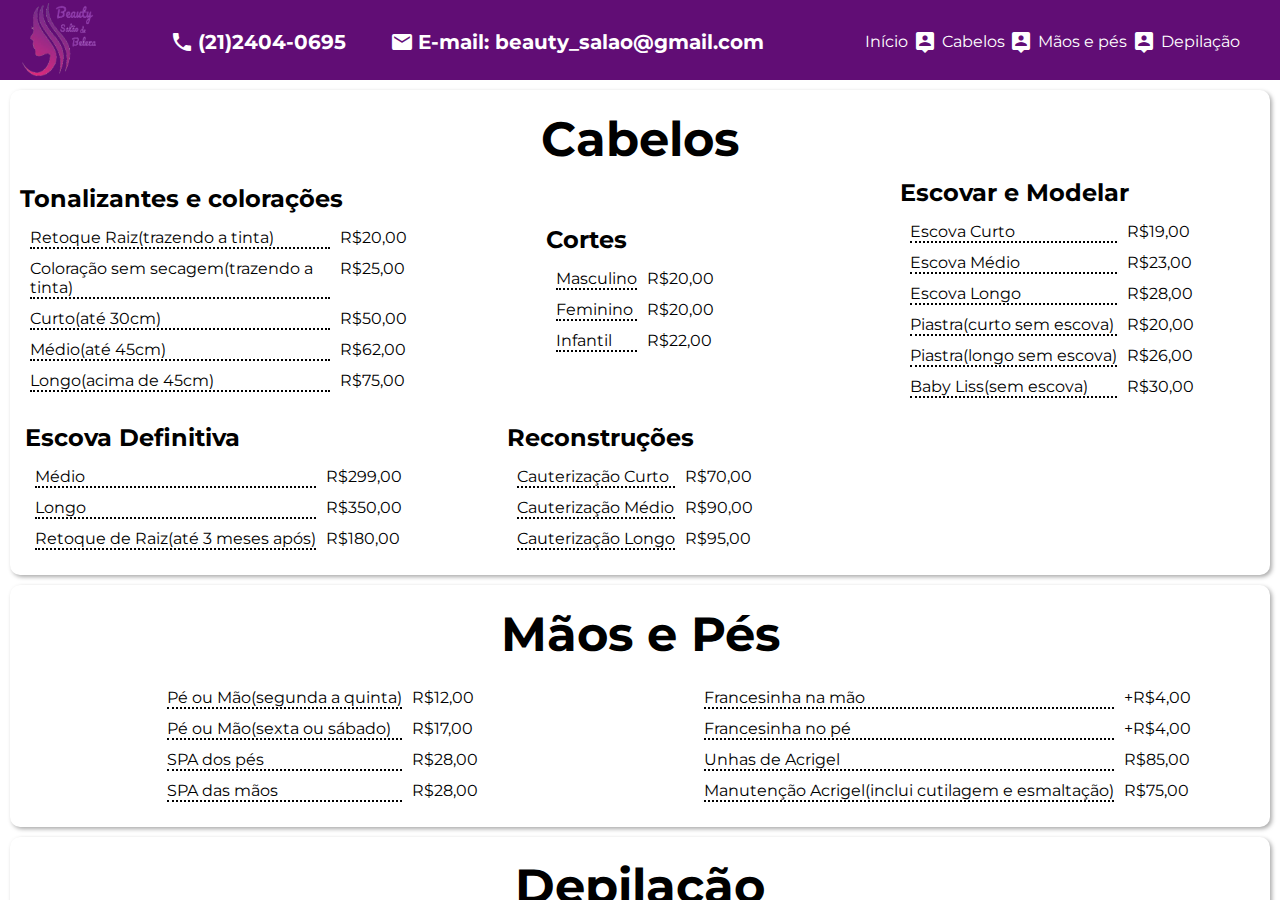
<file: tabelaPreco.html>
<!DOCTYPE html>
<html lang="en">
<head>
    <meta charset="UTF-8">
    <meta name="viewport" content="width=device-width, initial-scale=1.0">
    <title>Tabela de Preços</title>
    <link rel="stylesheet" href="css/tabelaPreco.css">
    <link href="https://fonts.googleapis.com/icon?family=Material+Icons" rel="stylesheet">
    <script src="js/index.js"></script>
</head>
<body>
    <div class="out-container">
        <header>
            <!-- <div class="menu-fixed"> -->
                <div class="contacts">
                    <div class="logo">
                        <img src="img/logo.png" alt="logo salão Beauty">
                    </div>
    
                    <div class="direct-contacts">
                        <span class="material-icons">local_phone</span> <p> (21)2404-0695 </p>
                        <span class="material-icons">mail</span> <p> E-mail: beauty_salao@gmail.com </p>
                    </div>
    
                    <div class="hamburguer">
                        <span class="material-icons">menu</span>
                    </div>
    
                    <nav>
                        <ul>
                            <li><span class="material-icons">login</span><a href="index.html">Início</a></li>
                            <li><span class="material-icons">person_pin</span><a href="#cabelos">Cabelos</a></li>
                            <li><span class="material-icons">person_pin</span><a href="#maos">Mãos e pés</a></li>
                            <li><span class="material-icons">person_pin</span><a href="#depilacao">Depilação</a></li>
                        </ul>
                    </nav>
                </div>
            <!-- </div> -->
        </header>

        <main>
            <section>
                <div class="tab-title" id="cabelos">
                    <h1>Cabelos</h1>
                </div>
                <div class="tab-price">
                    <div class="card">
                        <h2>Tonalizantes e colorações</h2>

                        <div class="tab-services">
                            <span class="service-name">Retoque Raiz(trazendo a tinta)</span> <span class="service-price">R$20,00</span>
                            <span class="service-name">Coloração sem secagem(trazendo a tinta)</span> <span class="service-price">R$25,00</span>
                            <span class="service-name">Curto(até 30cm)</span> <span class="service-price">R$50,00</span>
                            <span class="service-name">Médio(até 45cm)</span> <span class="service-price">R$62,00</span>
                            <span class="service-name">Longo(acima de 45cm)</span> <span class="service-price">R$75,00</span>
                        </div>
                    </div>

                    <div class="card">
                        <h2>Cortes</h2>

                        <div class="tab-services">    
                            <span class="service-name">Masculino</span> <span class="service-price">R$20,00</span>
                            <span class="service-name">Feminino</span> <span class="service-price">R$20,00</span>
                            <span class="service-name">Infantil</span> <span class="service-price">R$22,00</span>
                        </div>
                    </div>
                    
                    <div class="card">
                        <h2>Escovar e Modelar</h2>

                        <div class="tab-services">
                            <span class="service-name">Escova Curto</span> <span class="service-price">R$19,00</span>
                            <span class="service-name">Escova Médio</span> <span class="service-price">R$23,00</span>
                            <span class="service-name">Escova Longo</span> <span class="service-price">R$28,00</span>
                            <span class="service-name">Piastra(curto sem escova)</span> <span class="service-price">R$20,00</span>
                            <span class="service-name">Piastra(longo sem escova)</span> <span class="service-price">R$26,00</span>
                            <span class="service-name">Baby Liss(sem escova)</span> <span class="service-price">R$30,00</span>
                        </div>
                    </div>
                    
                    <div class="card">
                        <h2>Escova Definitiva</h2>

                        <div class="tab-services">
                            <span class="service-name">Médio</span> <span class="service-price">R$299,00</span>
                            <span class="service-name">Longo</span> <span class="service-price">R$350,00</span>
                            <span class="service-name">Retoque de Raiz(até 3 meses após)</span> <span class="service-price">R$180,00</span>
                        </div>
                    </div>
                    
                    <div class="card">
                        <h2>Reconstruções</h2>

                        <div class="tab-services">
                            <span class="service-name">Cauterização Curto</span> <span class="service-price">R$70,00</span>
                            <span class="service-name">Cauterização Médio</span> <span class="service-price">R$90,00</span>
                            <span class="service-name">Cauterização Longo</span> <span class="service-price">R$95,00</span>
                        </div>
                    </div>
                </div>
            </section>

            <section>
                <div class="tab-title" id="maos">
                    <h1>Mãos e Pés</h1>
                </div>
                <div class="tab-price">
                    <div class="tab-services">
                        <span class="service-name">Pé ou Mão(segunda a quinta)</span> <span class="service-price">R$12,00</span>
                        <span class="service-name">Pé ou Mão(sexta ou sábado)</span> <span class="service-price">R$17,00</span>
                        <span class="service-name">SPA dos pés</span> <span class="service-price">R$28,00</span>
                        <span class="service-name">SPA das mãos</span> <span class="service-price">R$28,00</span>
                    </div>

                    <div class="tab-services">
                        <span class="service-name">Francesinha na mão</span> <span class="service-price">+R$4,00</span>
                        <span class="service-name">Francesinha no pé</span> <span class="service-price">+R$4,00</span>
                        <span class="service-name">Unhas de Acrigel</span> <span class="service-price">R$85,00</span>
                        <span class="service-name">Manutenção Acrigel(inclui cutilagem e esmaltação)</span> <span class="service-price">R$75,00</span>
                    </div>
                </div>
            </section>

            <section>
                <div class="tab-title" id="depilacao">
                    <h1>Depilação</h1>
                </div>
                <div class="tab-price">
                    <div class="tab-services">
                        <span class="service-name">Axila</span> <span class="service-price">R$16,00</span>
                        <span class="service-name">Buço</span> <span class="service-price">R$10,00</span>
                        <span class="service-name">Braços</span> <span class="service-price">R$18,00</span>
                        <span class="service-name">Meia Perna</span> <span class="service-price">R$22,00</span>
                        <span class="service-name">Perna Inteira</span> <span class="service-price">R$30,00</span>
                    </div>

                    <div class="tab-services">
                        <span class="service-name">Sobrancelha com cera</span> <span class="service-price">R$16,00</span>
                        <span class="service-name">Sobrancelha com pinça</span> <span class="service-price">R$14,00</span>
                        <span class="service-name">Tricotomia(púbis, virilha e ânus)</span> <span class="service-price">R$40,00</span>
                        <span class="service-name">Virilha</span> <span class="service-price">R$22,00</span>
                        <span class="service-name">Virilha Cavada</span> <span class="service-price">R$30,00</span>
                    </div>
                </div>
            </section>

            <div class="cta-btn">
            </div>
        </main>
    </div>
</body>
</html>
</file>
<file: css/principal.css>
@import url('https://fonts.googleapis.com/css2?family=Alata&family=Montserrat:wght@400;700&display=swap');

*{
    margin: 0;
    padding: 0;
    box-sizing: border-box;
}

/* body{
    background-image: url('../img/background_salao.jpg');
} */

li{
    display: inline;
    list-style-type: none;
}
a{
    text-decoration: none;
}

.out-container{
    width: 100vw;
    height: 100vh;
    font-family: 'Montserrat', 'Roboto', sans-serif;
    overflow-x: hidden;
}

/* ESTILO DO CABEÇALHO */
header{
    width: 100vw;
}

header .menu-fixed{
    position: fixed;
    z-index: 1;
}

header div.contacts{
    height: 80px;
    width: 100vw;
    color: #fff;
    background-color: #610d75;
    position: relative;
}

header div.contacts .logo{
    display: inline-block;
    width: 80px;
    height: 80px;
    margin-left: 20px;
}

header div.contacts .logo img{
    display: inline;
    width: 100%;
    height: 100%;
    filter: brightness(10);
}

header div.contacts .direct-contacts{
    display: inline;
    position: absolute;
    top: 30px;
    margin-left: 30px;
}

header div.contacts .direct-contacts span.material-icons{
    margin-left: 40px;
}

header div.contacts .direct-contacts p{
    display: inline-block;
    transform: translateY(-5px);
    font-size: 20px;
    font-weight: bold;
}

header div.contacts .hamburguer{
    display: none;
}

header div.contacts nav{
    position: absolute;
    top: 30px;
    right: 40px;
}

header div.contacts nav ul{
    display: flex;
    justify-content: space-between;
    width: 600px;
}

header div.contacts nav ul li{
    display: inline-block;
    height: 30px;
    color: #fff;
    transition: all .127s ease;
}

header div.contacts nav ul li:hover{
    font-weight: bolder;
    color: #fcff46;
}

header div.contacts nav ul li a{
    display: inline-block;
    margin-left: 5px;
    transform: translateY(-7px);
    color: inherit;
}

main{
    margin-top: 80px;
}

main .menu-lateral{
    display: block;
    width: 17%;
    height: calc(100vh - 80px);
    position: fixed;
    background: #6a346a;
    padding: 15px 0;
}

main .menu-lateral a{
    display: block;
    padding: 15px;
    font-size: 20px;
    color: #fff;
}

main .menu-lateral a:hover{
    background: #e000e0;
    font-weight: bold;
    cursor: pointer;
}

main .main-container{
    width: 83%;
    padding: 10px;
    margin-left: 17%;
}

main .main-container .historico-agendamento{
    width: 100%;
    margin: 20px auto;
    /* padding: 0 0 0 15px; */
}

main .main-container .historico-agendamento table{
    width: 100%;
    border-collapse: collapse;
    text-align: center;
}

main .main-container .historico-agendamento table thead th{
    padding: 5px;
    border: none;
    background-color: #610d75;
    color: #fff;
}

main .main-container .historico-agendamento table tbody tr{
    border: none;
}

main .main-container .historico-agendamento table tbody td{
    padding: 5px;
}

main .main-container .historico-agendamento table tbody td .material-icons.concluido{
    color: #1fc829;
}

main .main-container .historico-agendamento table tbody td .material-icons.andamento{
    color: #eeee2f;
}

main .main-container .historico-agendamento table tbody td .material-icons.cancelado{
    color: #ff0000;
}

main .main-container .historico-agendamento table tbody tr:nth-child(even){
    background-color: #ccc;
}
main .main-container .historico-agendamento table tbody tr:nth-child(odd){
    background-color: #fff;
}

/* ============================================== 
TESTE DE COMO FICARÁ O CAMPO DE PESQUISAR NA TELA
=============================================== */
main .main-container .search{
    display: inline-block;
    width: 500px;
    border: 1px solid #ccc;
    border-radius: 40px;
    margin-bottom: 10px;
}

main .main-container .search input{
    width: 430px;
    padding: 10px;
    border: none;
    border-radius: 25px;
    transform: translate(5px, -6px);
    font-size: 18px;
    outline: none;
}

main .main-container .search span{
    display: inline-block;
    position: relative;
    width: 40px;
    height: 40px;
    padding: 15px;
    border: 1px solid #ccc;
    border-radius: 50%;
    transform: translate(15px, 8px);
    transition: all .222s linear;
}

main .main-container .search .btn_pesquisar{
    position: absolute;
    top: 5%;
    left: 5%;
    border: none;
    background-color: transparent;
    cursor: pointer;
}

main .main-container .search .btn_pesquisar i{
    padding: 5px;
    font-size: 24px;
    background-color: transparent;
    transition: all .222s linear;
}

main .main-container .search span:hover{
    background-color: #000;
}
main .main-container .search i:hover{
    color: #fff;
}

/* =========================================
FIM DA ÁREA DE TESTE COM O CAMPO DE PESQUISA
===========================================*/

@media all and (min-width: 320px) and (max-width: 480px){
    main .menu-lateral{
        display: none;
    }
    main .main-container{
        width: 100%;
        padding: 10px;
        margin: unset;
    }

    main .main-container .historico-agendamento{
        width: 100%;
        margin: 10px 0;
        padding: unset;
    }
    
    main .main-container .historico-agendamento table{
        width: 100%;
        border-collapse: collapse;
        text-align: center;
    }
}

@media all and (min-width: 480px) and (max-width: 720px){
    main .menu-lateral{
        display: none;
    }
    main .main-container{
        width: 100%;
        padding: 10px;
        margin: unset;
    }

    main .main-container .historico-agendamento{
        width: 100%;
        margin: 10px 0;
        padding: unset;
    }
    
    main .main-container .historico-agendamento table{
        width: 100%;
        border-collapse: collapse;
        text-align: center;
    }
}
</file>
<file: css/calendario.css>
*{
    margin: 0;
    padding: 0;
    box-sizing: border-box;
}

.container-conteudo{
    display: grid;
    grid-template-areas: "titulo titulo"
                         "calendario opcao"
                         "calendario opcao";
    gap: 10px;                         
    font-weight:bold;
}

.container-conteudo span{
    grid-area: titulo;
    display: block;
    margin: 15px 0;
    font-size: 32px;
    font-weight: bold;
    text-align: center;
    
}

.calendario-table{
    grid-area: calendario;
    margin: 0 auto;
    width: 70%;
    height: 100%;
    border-collapse: collapse;
    background-color: white;
}

.calendario-table .calendario-tr.calendario-header:first-child{
    background-color: #610d75;
    color: #fff;
    font-size: 24px;
    font-weight: bold;
}

.calendario-table .calendario-tr.calendario-header:nth-child(2){
    background-color: #d281e6;
    color: #fff;
    font-weight: bold;
}

td.calendario-td{
    width: 50px;
    height: 50px;
    border: 1px solid black;
    text-align: center;
}

td.calendario-td:empty{
    background-color: #ddd;
}

td.calendario-td:hover{
    background-color: #abcdef;
}

td.calendario-td5{
    text-transform: capitalize;
}

td.calendario-td.selecionado{
    background-color: #fda2a2;
}

.agendamento-form{
    grid-area: opcao;
    width: 100%;
    padding: 10px;
    background-color: #fff;
    border-radius: 20px;
}

.agendamento-form .form{
    display: flex;
    flex-direction: column;
}

.agendamento-form .form label{
    width: 100%;
    margin: 15px 0;
    position: relative;
}

.agendamento-form .form label span{
    display: inline-block;
    margin: 15px 0;
    font-size: 20px;
    font-weight: bold;
    text-align: center;
}

.agendamento-form .form label select{
    width: 65%;
    display: inline-block;
    position: absolute;
    right: 0;
    top: 0;
    padding: 5px;
    border: none;
    border-bottom: 1px solid #000;
    text-align: center;
    font-size: 18px;
    background-color: #fff;
    outline: none;
}

.agendamento-form .form label input{
    display: inline-block;
    width: 65%;
    padding: 5px;
    position: absolute;
    right: 0;
    top: 0;
    text-align: center;
    border: none;
    border-bottom: 1px solid #000;
    outline: none;
}

.agendamento-form .form button{
    width: 100%;
    padding: 10px;
    border: none;
    border-radius: 5px;
    background-color: #d281e6;
    color: #fff;
    font-size: 20px;
    transition: all .224s ease;
    display: grid;
    margin: 10px 0;
}

.agendamento-form .form button:hover{
    background-color: #5d2e69;
    font-weight: bold;
}

@media all and (min-width: 480px) and (max-width:720px){
    .container-conteudo{
        display: grid;
        grid-template-areas: unset;
        grid-template-columns: 1fr
    }

    .container-conteudo span{
        grid-area: unset;
        display: block;
        margin: 15px 0;
        font-size: 32px;
        font-weight: bold;
        text-align: center;
    }
    
    .calendario-table{
        grid-area: unset;
        margin: 0 auto;
        width: 80%;
        border-collapse: collapse;
    }
    
    .calendario-table .calendario-tr.calendario-header:first-child{
        background-color: #610d75;
        color: #fff;
        font-size: 24px;
        font-weight: bold;
    }
    
    .calendario-table .calendario-tr.calendario-header:nth-child(2){
        background-color: #d281e6;
        color: #fff;
        font-weight: bold;
    }
    
    td.calendario-td{
        width: 50px;
        height: 50px;
        border: 1px solid black;
        text-align: center;
    }
    
    td.calendario-td:empty{
        background-color: #ddd;
    }
    
    td.calendario-td:hover{
        background-color: #abcdef;
    }
    
    td.calendario-td5{
        text-transform: capitalize;
    }
    
    td.calendario-td.selecionado{
        background-color: #fda2a2;
    }
    
    .agendamento-form{
        grid-area: unset;
        width: 100%;
    }
    
    .agendamento-form .form{
        display: flex;
        flex-direction: column;
    }
    
    .agendamento-form .form label{
        width: 100%;
        margin: 15px 0;
        position: relative;
    }
    
    .agendamento-form .form label select{
        width: 55%;
        display: inline-block;
        position: absolute;
        right: 0;
        top: 0;
    }
    
    .agendamento-form .form label input{
        width: 55%;
        display: inline-block;
        position: absolute;
        right: 0;
        top: 0;
        padding: 5px;
        text-align: center;
    }
    
    .agendamento-form .form button{
        width: 100%;
        padding: 10px;
        border: none;
        border-radius: 5px;
        background-color: #d281e6;
        color: #fff;
        font-size: 20px;
        transition: all .224s ease;
        display: grid;
        margin: 10px 0;
    }
    
    .agendamento-form .form button:hover{
        background-color: #5d2e69;
        font-weight: bold;
    }
}
</file>
<file: css/cadCliente.css>
*{
    margin: 0;
    padding: 0;
    box-sizing: border-box;
}

.cad-cliente.cadastro-form{
    display: flex;
    flex-direction: column;
    width: 50%;
    height: 100%;
    margin: 0 auto;
    padding: 10px;
    align-items: center;
    background-color: #fff;
    border-radius: 20px;
}

.cad-cliente.cadastro-form h1{
    text-transform: capitalize;
    text-align: center;
    margin: 10px 0;
}

.cad-cliente.cadastro-form .form{
    display: flex;
    flex-direction: column;
    width: 100%;
    place-items: center;
}

.cad-cliente.cadastro-form .form label{
    display: inline-block;
    width: 100%;
    margin: 5px 0;
}

.cad-cliente.cadastro-form .form label span{
    display: inline-block;
    width: 25%;
    margin: unset;
    font-size: 20px;
    font-weight: normal;
}

.cad-cliente.cadastro-form .form label input{
    width: 74%;
    padding: 5px;
    border: none;
    border-bottom: 1px solid #000;
    font-size: 18px;
    outline: none;
    
    }
    ::-webkit-input-placeholder {
        color: #555;
    }
     
    :-moz-placeholder { /* Firefox 18- */
        color: #555;
    }
     
    ::-moz-placeholder {  /* Firefox 19+ */
        color: #555; 
        
    }
     
    :-ms-input-placeholder {  
        color: #555; 
    }

.cad-cliente.cadastro-form .form label input[type="date"]{
    text-align: center;
}

.cad-cliente.cadastro-form .form label select{
    display: inline-block;
    width: 74%;
    padding: 5px;
    border: none;
    border-bottom: 1px solid #000;
    background-color: #fff;
    text-align: center;
    font-size: 18px;
    outline: none;
}

.cad-cliente.cadastro-form .form .buttons{
    display: grid;
    grid-template-columns: repeat(2, 1fr);
    width: 100%;
    gap: 10px;
}

.cad-cliente.cadastro-form .buttons button{
    display: grid;
    width: 100%;
    margin: 10px 0 0 0;
    padding: 10px;
    border: none;
    border-radius: 5px;
    background-color: #d281e6;
    color: #fff;
    font-size: 20px;
    transition: all .224s ease;
    cursor: pointer;
}

.cad-cliente.cadastro-form .buttons button:hover{
    background-color: #5d2e69;
    font-weight: bold;
}
</file>
<file: css/table.css>
@import url('https://fonts.googleapis.com/css2?family=Alata&family=Montserrat:wght@400;700&display=swap');
*{
    padding: 0;
    margin: 0;
    box-sizing: border-box;
}
body{
    font-family: 'Montserrat', sans-serif;
}

div.table{
    display: block;
    width: 100%;
    margin-top: 50px;
}

div.table table{
    width: 100%;
}

div.table table thead tr{
    text-align: left;
    color: #fff;
    background-color: #610d75;
}

div.table table thead tr th, div.table table tbody tr td{
    padding: 5px;
}

div.table table thead tr th:nth-child(1){
    min-width: 300px;
    max-width: 600px;
}

div.table table thead tr th:nth-child(2){
    min-width: 100px;
    max-width: 200px;
}

div.table table thead tr th:nth-child(3), div.table table thead tr th:nth-child(4){
    min-width: 80px;
    max-width: 115px;
}

div.table table thead tr th:nth-child(5){
    min-width: 170px;
    max-width: 325px;
}

div.table table tbody tr{
    border: none;
    border-bottom: 1px solid #0000006e;
}

div.table table tbody tr:nth-child(odd){
    background-color: #fff;
}

div.table table tbody tr:nth-child(even){
    background-color: #ccc;
}

div.table table tbody tr td form{
    display: grid;
    grid-template-columns: repeat(2, 1fr);
    gap: 2px;
}

div.table table tbody tr td form div.material{
    display: inline-block;
    border: 1px solid #a000b7;
    border-radius: 5px;
    padding: 2px;
    text-align: center;
    cursor: pointer;
}

div.table table tbody tr td form div.material.excluir{
    background-color: #fff;
}

div.table table tbody tr td form div.material.carregar{
    background-color: #a000b7;
    color: #fff;
}

div.table table tbody tr td form div.material span.material-icons{
    color: #a000b7;
    transform: translateY(2px);
    font-size: 22px;
}


div.table table tbody tr td form div.material span.material-icons.carregar{
    color: #fff;
    transform: translateY(2px);
    font-size: 22px;
}

div.table table tbody tr td form div.material button{
    border: none;
    transform: translate(-5px, -4px);
    background-color: transparent;
    color: #a000b7;
    cursor: pointer;
}
div.table table tbody tr td form div.material button[value="carregar"]{
    color: #fff;
}

@media screen and (min-width: 320px) and (max-width: 480px){
    .out-container{
        overflow-x: auto;
    }

    div.table{
        margin: 0;
    }
}
</file>
<file: css/cadFuncao.css>
@import url('https://fonts.googleapis.com/css2?family=Alata&family=Montserrat:wght@400;700&display=swap');

*{
    margin: 0;
    padding: 0;
    box-sizing: border-box;
    font-family: 'Montserrat', sans-serif;
}

.container-cadastro{
    display: grid;
    place-items: center;
    height: 100vh;
    width: 100vw;
    background: linear-gradient(to right, blueviolet, bisque);
}

.container-conteudo{
    display: inline-flex;
    height: 650px;
}

.cadastro-img{
    display: inline-grid;
    place-content: center;
    width: 500px;
    height: inherit;
}

.cadastro-img img{
    display: block;
    width: inherit;
    height: inherit;
    object-fit: cover;
}

.cadastro-form{
    display: flex;
    width: 500px;
    height: 100%;
    flex-direction: column;
    align-items: center;
    margin: 0 auto;
    background-color: #fff;
}

.cadastro-form span{
    color: white;
    font-size: 30px;
    font-weight: bold;
    margin: 20px 0;
}


.cadastro-form .form{
    display: flex;
    flex-direction: column;
    width: 100%;
    place-items: center;
}

.cadastro-form input{
    width: 80%;
    padding: 12px 15px;
    border: 1px solid white;
    border-radius: 20px;
    background-color: #ccc;
    margin-top: 5px;
    margin-bottom: 5px;
    color: white;
    outline: none;
    
    }
    ::-webkit-input-placeholder {
        color: white;
    }
     
    :-moz-placeholder { /* Firefox 18- */
        color: white;
    }
     
    ::-moz-placeholder {  /* Firefox 19+ */
        color:white; 
        
    }
     
    :-ms-input-placeholder {  
        color:white; 
        
    }

.cadastro-form .form label{
    display: inline-block;
    width: 80%;
    margin: 5px 0;
}

.cadastro-form .form label span{
    display: inline-block;
    width: 18%;
    margin: unset;
    font-size: 24px;
    font-weight: normal;
}

.cadastro-form .buttons{
    display: grid;
    grid-template-columns: repeat(3, 1fr);
    width: 100%;
    gap: 20px
}

.cadastro-form .buttons button{
    width: 100%;
    margin-top: 20px;
    padding: 12px 5px;
    border-radius: 20px;
    border: none;
    background-color: #610d75;
    color: #fff;
    font-weight: bold;
    box-shadow: 3px 3px 7px black;
    cursor: pointer;
}

@media screen and (min-width: 320px) and (max-width: 480px){
    .container-cadastro{
        display: grid;
        width: 100vw;
        height: 100vh;
        padding: 10px 0;
        place-items: center;
        justify-content: center;
        background: blueviolet;
        overflow: auto;
    }

    .cadastro-img{
        display: none;
    }

    .container-conteudo{
        display: flex;
        width: inherit;
        height: unset;
        padding: 10px;
    }

    .cadastro-form{
        display: flex;
        width: 100%;
        height: 100%;
        background-color: transparent;
        border-radius: 20px;
        flex-direction: column;
        align-items: center;
    }

    .cadastro-form span{
        color: white;
        font-size: 30px;
        font-weight: bold;
        margin: unset;
    }

    .cadastro-form .form{
        display: flex;
        flex-direction: column;
        width: 100%;
        align-items: center;
        justify-content: center;
        margin: 20px 0;
    }

    .cadastro-form input{
        width: 100%;
        padding: 12px 15px;
        border: 1px solid white;
        border-radius: 20px;
        background-color: #ac6ebb;
        margin-top: 5px;
        margin-bottom: 5px;
        color: white;
        outline: none;
    }

    .cadastro-form .form label{
        display: inline-block;
        width: 100%;
        margin: 5px 0;
    }

    .cadastro-form .form label span{
        display: inline-block;
        width: 18%;
        margin: unset;
        font-size: 20px;
        font-weight: normal;
    }

    .cadastro-form button{
        width: 100%;
        padding: 12px 5px;
        margin-top: 20px;
        background-color: #610d75;
        color: #fff;
        font-weight: bold;
        border: none;
        border-radius: 20px;
        box-shadow: 3px 3px 7px black;
        cursor: pointer;
    }

    .cadastro-form .linha{
        width: 70%;
        height: 1px;
        background-color: #dcdcdc;
        margin-top: 15px;
        margin-bottom: 10px;
    }

    .cadastro-form .cadastro-opcoes{
        display: flex;
        flex-direction: column;
        align-items: center;
        justify-content: center;
        margin-top: 10px;
    }
}

@media screen and (min-width: 480px) and (max-width: 720px){
    .container-cadastro{
        display: grid;
        width: 100vw;
        height: 100vh;
        padding: 10px 0;
        place-items: center;
        justify-content: center;
        background: blueviolet;
        overflow: auto;
    }

    .cadastro-img{
        display: none;
    }

    .container-conteudo{
        display: flex;
        width: inherit;
        height: unset;
        padding: 20px;
    }

    .cadastro-form{
        display: flex;
        width: 100%;
        height: 100%;
        background-color: transparent;
        border-radius: 20px;
        flex-direction: column;
        align-items: center;
    }

    .cadastro-form span{
        color: white;
        font-size: 30px;
        font-weight: bold;
        margin: unset;
    }

    .cadastro-form .form{
        display: flex;
        flex-direction: column;
        width: 100%;
        align-items: center;
        justify-content: center;
        margin: 20px 0;
    }

    .cadastro-form input{
        width: 100%;
        padding: 12px 15px;
        border: 1px solid white;
        border-radius: 20px;
        background-color: #ac6ebb;
        margin-top: 5px;
        margin-bottom: 5px;
        color: white;
        outline: none;
    }

    .cadastro-form .form label{
        display: inline-block;
        width: 100%;
        margin: 5px 0;
    }

    .cadastro-form .form label span{
        display: inline-block;
        width: 18%;
        margin: unset;
        font-size: 20px;
        font-weight: normal;
    }

    .cadastro-form button{
        width: 100%;
        padding: 12px 5px;
        margin-top: 20px;
        background-color: #610d75;
        color: #fff;
        font-weight: bold;
        border: none;
        border-radius: 20px;
        box-shadow: 3px 3px 7px black;
        cursor: pointer;
    }

    .cadastro-form .linha{
        width: 70%;
        height: 1px;
        background-color: #dcdcdc;
        margin-top: 15px;
        margin-bottom: 10px;
    }

    .cadastro-form .cadastro-opcoes{
        display: flex;
        flex-direction: column;
        align-items: center;
        justify-content: center;
        margin-top: 10px;
    }
}
</file>
<file: css/cadProfissional.css>
@import url('https://fonts.googleapis.com/css2?family=Alata&family=Montserrat:wght@400;700&display=swap');

*{
    margin: 0;
    padding: 0;
    box-sizing: border-box;
    font-family: 'Montserrat', sans-serif;
}

.container-cadastro{
    display: grid;
    place-items: center;
    height: 100vh;
    width: 100vw;
    background: linear-gradient(to right, blueviolet, bisque);
}

.container-conteudo{
    display: inline-flex;
    height: 650px;
}

.cadastro-img{
    display: inline-grid;
    place-content: center;
    width: 500px;
    height: inherit;
}

.cadastro-img img{
    display: block;
    width: inherit;
    height: inherit;
    object-fit: cover;
}

.cadastro-form{
    display: flex;
    width: 500px;
    height: 100%;
    flex-direction: column;
    align-items: center;
    margin: 0 auto;
    background-color: #fff;
}

.cadastro-form span{
    color: white;
    font-size: 30px;
    font-weight: bold;
    margin: 20px 0;
}


.cadastro-form .form{
    display: flex;
    flex-direction: column;
    width: 100%;
    place-items: center;
}

.cadastro-form input{
    width: 80%;
    padding: 12px 15px;
    border: 1px solid white;
    border-radius: 20px;
    background-color: #ccc;
    margin-top: 5px;
    margin-bottom: 5px;
    color: white;
    outline: none;
    
    }
    ::-webkit-input-placeholder {
        color: white;
    }
     
    :-moz-placeholder { /* Firefox 18- */
        color: white;
    }
     
    ::-moz-placeholder {  /* Firefox 19+ */
        color:white; 
        
    }
     
    :-ms-input-placeholder {  
        color:white; 
        
    }

.cadastro-form .form label{
    display: inline-block;
    width: 80%;
    margin: 5px 0;
}

.cadastro-form .form label span{
    display: inline-block;
    width: 18%;
    margin: unset;
    font-size: 24px;
    font-weight: normal;
}

.cadastro-form .buttons{
    display: grid;
    grid-template-columns: repeat(3, 1fr);
    width: 100%;
    gap: 20px
}

.cadastro-form .buttons button{
    width: 100%;
    margin-top: 20px;
    padding: 12px 5px;
    border-radius: 20px;
    border: none;
    background-color: #610d75;
    color: #fff;
    font-weight: bold;
    box-shadow: 3px 3px 7px black;
    cursor: pointer;
}

@media screen and (min-width: 320px) and (max-width: 480px){
    .container-cadastro{
        display: grid;
        width: 100vw;
        height: 100vh;
        padding: 10px 0;
        place-items: center;
        justify-content: center;
        background: blueviolet;
        overflow: auto;
    }

    .cadastro-img{
        display: none;
    }

    .container-conteudo{
        display: flex;
        width: inherit;
        height: unset;
        padding: 10px;
    }

    .cadastro-form{
        display: flex;
        width: 100%;
        height: 100%;
        background-color: transparent;
        border-radius: 20px;
        flex-direction: column;
        align-items: center;
    }

    .cadastro-form span{
        color: white;
        font-size: 30px;
        font-weight: bold;
        margin: unset;
    }

    .cadastro-form .form{
        display: flex;
        flex-direction: column;
        width: 100%;
        align-items: center;
        justify-content: center;
        margin: 20px 0;
    }

    .cadastro-form input{
        width: 100%;
        padding: 12px 15px;
        border: 1px solid white;
        border-radius: 20px;
        background-color: #ac6ebb;
        margin-top: 5px;
        margin-bottom: 5px;
        color: white;
        outline: none;
    }

    .cadastro-form .form label{
        display: inline-block;
        width: 100%;
        margin: 5px 0;
    }

    .cadastro-form .form label span{
        display: inline-block;
        width: 18%;
        margin: unset;
        font-size: 20px;
        font-weight: normal;
    }

    .cadastro-form button{
        width: 100%;
        padding: 12px 5px;
        margin-top: 20px;
        background-color: #610d75;
        color: #fff;
        font-weight: bold;
        border: none;
        border-radius: 20px;
        box-shadow: 3px 3px 7px black;
        cursor: pointer;
    }

    .cadastro-form .linha{
        width: 70%;
        height: 1px;
        background-color: #dcdcdc;
        margin-top: 15px;
        margin-bottom: 10px;
    }

    .cadastro-form .cadastro-opcoes{
        display: flex;
        flex-direction: column;
        align-items: center;
        justify-content: center;
        margin-top: 10px;
    }
}

@media screen and (min-width: 480px) and (max-width: 720px){
    .container-cadastro{
        display: grid;
        width: 100vw;
        height: 100vh;
        padding: 10px 0;
        place-items: center;
        justify-content: center;
        background: blueviolet;
        overflow: auto;
    }

    .cadastro-img{
        display: none;
    }

    .container-conteudo{
        display: flex;
        width: inherit;
        height: unset;
        padding: 20px;
    }

    .cadastro-form{
        display: flex;
        width: 100%;
        height: 100%;
        background-color: transparent;
        border-radius: 20px;
        flex-direction: column;
        align-items: center;
    }

    .cadastro-form span{
        color: white;
        font-size: 30px;
        font-weight: bold;
        margin: unset;
    }

    .cadastro-form .form{
        display: flex;
        flex-direction: column;
        width: 100%;
        align-items: center;
        justify-content: center;
        margin: 20px 0;
    }

    .cadastro-form input{
        width: 100%;
        padding: 12px 15px;
        border: 1px solid white;
        border-radius: 20px;
        background-color: #ac6ebb;
        margin-top: 5px;
        margin-bottom: 5px;
        color: white;
        outline: none;
    }

    .cadastro-form .form label{
        display: inline-block;
        width: 100%;
        margin: 5px 0;
    }

    .cadastro-form .form label span{
        display: inline-block;
        width: 18%;
        margin: unset;
        font-size: 20px;
        font-weight: normal;
    }

    .cadastro-form button{
        width: 100%;
        padding: 12px 5px;
        margin-top: 20px;
        background-color: #610d75;
        color: #fff;
        font-weight: bold;
        border: none;
        border-radius: 20px;
        box-shadow: 3px 3px 7px black;
        cursor: pointer;
    }

    .cadastro-form .linha{
        width: 70%;
        height: 1px;
        background-color: #dcdcdc;
        margin-top: 15px;
        margin-bottom: 10px;
    }

    .cadastro-form .cadastro-opcoes{
        display: flex;
        flex-direction: column;
        align-items: center;
        justify-content: center;
        margin-top: 10px;
    }
}
</file>
<file: css/cadProfissionalFuncao.css>
@import url('https://fonts.googleapis.com/css2?family=Alata&family=Montserrat:wght@400;700&display=swap');

*{
    margin: 0;
    padding: 0;
    box-sizing: border-box;
    font-family: 'Montserrat', sans-serif;
}

.container-cadastro{
    display: grid;
    place-items: center;
    height: 100vh;
    width: 100vw;
    background: linear-gradient(to right, blueviolet, bisque);
}

.container-conteudo{
    display: inline-flex;
    height: 650px;
}

.cadastro-img{
    display: inline-grid;
    place-content: center;
    width: 500px;
    height: inherit;
}

.cadastro-img img{
    display: block;
    width: inherit;
    height: inherit;
    object-fit: cover;
}

.cadastro-form{
    display: flex;
    width: 500px;
    height: 100%;
    flex-direction: column;
    align-items: center;
    margin: 0 auto;
    background-color: #fff;
    padding: 10px;
}

.cadastro-form .form{
    display: flex;
    flex-direction: column;
    width: 100%;
    place-items: center;
}

.cadastro-form .form label{
    display: inline-block;
    width: 100%;
    margin: 5px 0;
    position: relative;
}

.cadastro-form .form label span{
    display: inline-block;
    width: 18%;
    margin: unset;
    font-size: 24px;
    font-weight: normal;
}

.cadastro-form .form label select{
    position: absolute;
    right: 0;
    width: 65%;
    text-align: center;
    border: none;
    border-bottom: 1px solid #000;
    padding: 5px;
}

.cadastro-form .buttons{
    display: grid;
    grid-template-columns: repeat(2, 1fr);
    width: 100%;
    gap: 20px
}

.cadastro-form .buttons button{
    width: 100%;
    margin-top: 20px;
    padding: 12px 5px;
    border-radius: 20px;
    border: none;
    background-color: #610d75;
    color: #fff;
    font-weight: bold;
    box-shadow: 3px 3px 7px black;
    cursor: pointer;
}

@media screen and (min-width: 320px) and (max-width: 480px){
    .container-cadastro{
        display: grid;
        width: 100vw;
        height: 100vh;
        padding: 10px 0;
        place-items: center;
        justify-content: center;
        background: blueviolet;
        overflow: auto;
    }

    .cadastro-img{
        display: none;
    }

    .container-conteudo{
        display: flex;
        width: inherit;
        height: unset;
        padding: 10px;
    }

    .cadastro-form{
        display: flex;
        width: 100%;
        height: 100%;
        background-color: transparent;
        border-radius: 20px;
        flex-direction: column;
        align-items: center;
    }

    .cadastro-form span{
        color: white;
        font-size: 30px;
        font-weight: bold;
        margin: unset;
    }

    .cadastro-form .form{
        display: flex;
        flex-direction: column;
        width: 100%;
        align-items: center;
        justify-content: center;
        margin: 20px 0;
    }

    .cadastro-form input{
        width: 100%;
        padding: 12px 15px;
        border: 1px solid white;
        border-radius: 20px;
        background-color: #ac6ebb;
        margin-top: 5px;
        margin-bottom: 5px;
        color: white;
        outline: none;
    }

    .cadastro-form .form label{
        display: inline-block;
        width: 100%;
        margin: 5px 0;
    }

    .cadastro-form .form label span{
        display: inline-block;
        width: 18%;
        margin: unset;
        font-size: 20px;
        font-weight: normal;
    }

    .cadastro-form button{
        width: 100%;
        padding: 12px 5px;
        margin-top: 20px;
        background-color: #610d75;
        color: #fff;
        font-weight: bold;
        border: none;
        border-radius: 20px;
        box-shadow: 3px 3px 7px black;
        cursor: pointer;
    }

    .cadastro-form .linha{
        width: 70%;
        height: 1px;
        background-color: #dcdcdc;
        margin-top: 15px;
        margin-bottom: 10px;
    }

    .cadastro-form .cadastro-opcoes{
        display: flex;
        flex-direction: column;
        align-items: center;
        justify-content: center;
        margin-top: 10px;
    }
}

@media screen and (min-width: 480px) and (max-width: 720px){
    .container-cadastro{
        display: grid;
        width: 100vw;
        height: 100vh;
        padding: 10px 0;
        place-items: center;
        justify-content: center;
        background: blueviolet;
        overflow: auto;
    }

    .cadastro-img{
        display: none;
    }

    .container-conteudo{
        display: flex;
        width: inherit;
        height: unset;
        padding: 20px;
    }

    .cadastro-form{
        display: flex;
        width: 100%;
        height: 100%;
        background-color: transparent;
        border-radius: 20px;
        flex-direction: column;
        align-items: center;
    }

    .cadastro-form span{
        color: white;
        font-size: 30px;
        font-weight: bold;
        margin: unset;
    }

    .cadastro-form .form{
        display: flex;
        flex-direction: column;
        width: 100%;
        align-items: center;
        justify-content: center;
        margin: 20px 0;
    }

    .cadastro-form input{
        width: 100%;
        padding: 12px 15px;
        border: 1px solid white;
        border-radius: 20px;
        background-color: #ac6ebb;
        margin-top: 5px;
        margin-bottom: 5px;
        color: white;
        outline: none;
    }

    .cadastro-form .form label{
        display: inline-block;
        width: 100%;
        margin: 5px 0;
    }

    .cadastro-form .form label span{
        display: inline-block;
        width: 18%;
        margin: unset;
        font-size: 20px;
        font-weight: normal;
    }

    .cadastro-form button{
        width: 100%;
        padding: 12px 5px;
        margin-top: 20px;
        background-color: #610d75;
        color: #fff;
        font-weight: bold;
        border: none;
        border-radius: 20px;
        box-shadow: 3px 3px 7px black;
        cursor: pointer;
    }

    .cadastro-form .linha{
        width: 70%;
        height: 1px;
        background-color: #dcdcdc;
        margin-top: 15px;
        margin-bottom: 10px;
    }

    .cadastro-form .cadastro-opcoes{
        display: flex;
        flex-direction: column;
        align-items: center;
        justify-content: center;
        margin-top: 10px;
    }
}
</file>
<file: css/relatorioComissao.css>
*{
    margin: 0;
    padding: 0;
    box-sizing: border-box;
}

/* body{
    background-image: url('../img/background_salao.jpg');
} */

li{
    display: inline;
    list-style-type: none;
}
a{
    text-decoration: none;
}

.out-container{
    width: 100vw;
    height: 100vh;
    font-family: 'Montserrat', 'Roboto', sans-serif;
    overflow-x: hidden;
}

.buttons{
    border: none;
    background-color: #610d75;
    color: #fff;
    border-radius: 5px;
    font-size: 15px;
}

/* ESTILO DO CABEÇALHO */
header{
    width: 100vw;
}

header .menu-fixed{
    position: fixed;
    z-index: 1;
}

header div.contacts{
    height: 80px;
    width: 100vw;
    color: #fff;
    background-color: #610d75;
    position: relative;
}

header div.contacts .logo{
    display: inline-block;
    width: 80px;
    height: 80px;
    margin-left: 20px;
}

header div.contacts .logo img{
    display: inline;
    width: 100%;
    height: 100%;
    filter: brightness(10);
}

header div.contacts .direct-contacts{
    display: inline;
    position: absolute;
    top: 30px;
    margin-left: 30px;
}

header div.contacts .direct-contacts span.material-icons{
    margin-left: 40px;
}

header div.contacts .direct-contacts p{
    display: inline-block;
    transform: translateY(-5px);
    font-size: 20px;
    font-weight: bold;
}

header div.contacts .hamburguer{
    display: none;
}

header div.contacts nav{
    position: absolute;
    top: 30px;
    right: 40px;
}

header div.contacts nav ul{
    display: flex;
    justify-content: space-between;
    width: 600px;
}

header div.contacts nav ul li{
    display: inline-block;
    height: 30px;
    color: #fff;
    transition: all .127s ease;
}

header div.contacts nav ul li:hover{
    font-weight: bolder;
    color: #fcff46;
}

header div.contacts nav ul li a{
    display: inline-block;
    margin-left: 5px;
    transform: translateY(-7px);
    color: inherit;
}

main{
    margin-top: 80px;
}

main .menu-lateral{
    display: block;
    width: 17%;
    height: calc(100vh - 80px);
    position: fixed;
    background: #6a346a;
    padding: 15px 0;
}

main .menu-lateral a{
    display: block;
    padding: 15px;
    font-size: 20px;
    color: #fff;
}

main .menu-lateral a:hover{
    background: #e000e0;
    font-weight: bold;
    cursor: pointer;
}

main .relatorio-comissao.relatorio-comissao.main-container{
    width: 83%;
    padding: 10px;
    margin-left: 17%;
}

main .relatorio-comissao.main-container h1{
    text-align: center;
}

main .relatorio-comissao.main-container .info-select{
    display: grid;
    grid-template-columns: repeat(2, 1fr);
}

main .relatorio-comissao.main-container .info-select .spn-titulo{
    display: inline-block;
    width: 250px;
    margin-right: 15px;
    font-size: 20px;
    font-weight: bold;
    color: #6a346a;
}

main .relatorio-comissao.main-container .info-select label{
    display: inline-block;
    width: 100%;
}

main .relatorio-comissao.main-container .info-select .select-profissional,
main .relatorio-comissao.main-container .info-select .select-data{
    padding: 20px;
    
}

main .relatorio-comissao.main-container .info-select .spn-titulo + select{
    display: inline-block;
    width: calc(100% - 170px);
    padding: 10px 20px;
    margin: 10px 0;
    border: 1px solid rgb(0, 0, 0);
    border-radius: 5px;
    background-color: transparent;
    font-size: 18px;
    cursor: pointer;
}

main .relatorio-comissao.main-container .info-select .select-data form{
    display: flex;
     /*flex-direction: column; */
}

main .relatorio-comissao.main-container .info-select .select-data form label{
    display: inline-block;
    width: 33%;
    min-width: 230px;
    margin: 10px 0;
}

main .relatorio-comissao.main-container .info-select .select-data form label span{
    font-size: 18px;
    font-weight: bold;
}

main .relatorio-comissao.main-container .info-select .select-data form label input{
    display: inline-block;
    width: calc(100% - 70px);
    padding: 10px;
    border: 1px solid;
    border-radius: 5px;
}

main .relatorio-comissao.main-container .info-select .select-data form .buttons{
    margin: 10px 0;
    padding: 0 55px;
}

main .relatorio-comissao.main-container .info-select .select-data form .buttons:hover{
    margin: 10px 0;
    padding: 0 51px;
    font-weight: bold;
    box-shadow: 4px 4px 10px #abc;
}

main .buttons-export{
    margin: 10px 0;
    text-align: center;
}

main .buttons-export label{
    margin: 0 50px;
}

main .buttons-export .buttons{
    padding: 10px 30px;
}

main .buttons-export .buttons:hover{
    padding: 10px 28px;
    font-weight: bold;
    box-shadow: 4px 4px 10px #abc;
}

main .buttons-export label .material-icons{
    font-size: 38px;
}

main .buttons-export label span{
    display: inline-block;
    height: 30px;
    width: 30px;
    transform: translateY(10px);
}

main .buttons-export label span img{
    height: 100%;
    width: 100%;
}

@media all and (min-width: 320px) and (max-width: 480px){
    main .relatorio-comissao.main-container{
        width: 100%;
        padding: 10px;
    }

    main .relatorio-comissao.main-container h1 {
        text-align: center;
        font-size: 24px;
    }

    main .relatorio-comissao.main-container .info-select {
        width: 100%;
    }
 
    main .relatorio-comissao.main-container .info-select .select-profissional, 
    main .relatorio-comissao.main-container .info-select .select-data {
        padding: 10px 0;
    }

    main .relatorio-comissao.main-container .info-select label {
        display: inline-block;
        width: 100%;
    }

    main .relatorio-comissao.main-container .info-select .spn-titulo {
        display: block;
        width: 100%;
        font-size: 18px;
        font-weight: bold;
        color: #6a346a;
    }

    main .relatorio-comissao.main-container .info-select .spn-titulo + select {
        display: block;
        width: 100%;
        padding: 10px 10px;
        border: 1px solid #000;
        border-radius: 5px;
        background-color: transparent;
        font-size: 18px;
        cursor: pointer;
    }

    main .relatorio-comissao.main-container .info-select .select-data form {
        display: flex;
        flex-direction: column;
    }

    main .relatorio-comissao.main-container .info-select .select-data form label {
        display: inline-block;
        width: 100%;
        min-width: 230px;
        margin: 10px 0;
    }

    main .relatorio-comissao.main-container .info-select .select-data form label span {
        font-size: 18px;
        font-weight: bold;
    }

    main .relatorio-comissao.main-container .info-select .select-data form label input {
        display: inline-block;
        width: calc(100% - 70px);
        padding: 10px;
        border: 1px solid;
        border-radius: 5px;
        text-align: center;
    }

    main .relatorio-comissao.main-container .info-select .select-data form .buttons {
        margin: 10px 0;
        padding: 50px 55px;
    }

    main .buttons-export {
        margin: 10px 0;
        width: 100%;
    }

    main .buttons-export label {
        margin: 10px 0;
        display: block;
        width: 100%;
    }

    main .buttons-export .buttons {
        padding: 12px;
        width: 100%;
    }
}

@media all and (min-width: 480px) and (max-width: 768px){

}

@media all and (min-width: 768px) and (max-width: 1366px){

}
</file>
<file: css/relatorioServico.css>
*{
    margin: 0;
    padding: 0;
    box-sizing: border-box;
}

/* body{
    background-image: url('../img/background_salao.jpg');
} */

li{
    display: inline;
    list-style-type: none;
}
a{
    text-decoration: none;
}

.out-container{
    width: 100vw;
    height: 100vh;
    font-family: 'Montserrat', 'Roboto', sans-serif;
    overflow-x: hidden;
}

.buttons{
    border: none;
    background-color: #610d75;
    color: #fff;
    border-radius: 5px;
    font-size: 18px;
}

/* ESTILO DO CABEÇALHO */
header{
    width: 100vw;
}

header .menu-fixed{
    position: fixed;
    z-index: 1;
}

header div.contacts{
    height: 80px;
    width: 100vw;
    color: #fff;
    background-color: #610d75;
    position: relative;
}

header div.contacts .logo{
    display: inline-block;
    width: 80px;
    height: 80px;
    margin-left: 20px;
}

header div.contacts .logo img{
    display: inline;
    width: 100%;
    height: 100%;
    filter: brightness(10);
}

header div.contacts .direct-contacts{
    display: inline;
    position: absolute;
    top: 30px;
    margin-left: 30px;
}

header div.contacts .direct-contacts span.material-icons{
    margin-left: 40px;
}

header div.contacts .direct-contacts p{
    display: inline-block;
    transform: translateY(-5px);
    font-size: 20px;
    font-weight: bold;
}

header div.contacts .hamburguer{
    display: none;
}

header div.contacts nav{
    position: absolute;
    top: 30px;
    right: 40px;
}

header div.contacts nav ul{
    display: flex;
    justify-content: space-between;
    width: 600px;
}

header div.contacts nav ul li{
    display: inline-block;
    height: 30px;
    color: #fff;
    transition: all .127s ease;
}

header div.contacts nav ul li:hover{
    font-weight: bolder;
    color: #fcff46;
}

header div.contacts nav ul li a{
    display: inline-block;
    margin-left: 5px;
    transform: translateY(-7px);
    color: inherit;
}

main{
    margin-top: 80px;
}

main .menu-lateral{
    display: block;
    width: 17%;
    height: calc(100vh - 80px);
    position: fixed;
    background: #6a346a;
    padding: 15px 0;
}

main .menu-lateral a{
    display: block;
    padding: 15px;
    font-size: 20px;
    color: #fff;
}

main .menu-lateral a:hover{
    background: #e000e0;
    font-weight: bold;
    cursor: pointer;
}

main .relatorio-servico.relatorio-servico.main-container{
    width: 83%;
    padding: 10px;
    margin-left: 17%;
}

main .relatorio-servico.main-container h1{
    text-align: center;
}

main .relatorio-servico.main-container .info-select{
    display: grid;
    grid-template-columns: repeat(2, 1fr);
}

main .relatorio-servico.main-container .info-select .spn-titulo{
    display: inline-block;
    width: 250px;
    margin-right: 15px;
    font-size: 20px;
    font-weight: bold;
    color: #6a346a;
}

main .relatorio-servico.main-container .info-select label{
    display: inline-block;
    width: 100%;
}

main .relatorio-servico.main-container .info-select .select-servico,
main .relatorio-servico.main-container .info-select .select-profissional,
main .relatorio-servico.main-container .info-select .select-data{
    padding: 20px;
}

main .relatorio-servico.main-container .info-select .spn-titulo + select{
    display: inline-block;
    width: calc(100% - 270px);
    padding: 10px 20px;
    border: 1px solid #000;
    border-radius: 5px;
    background-color: transparent;
    font-size: 18px;
    cursor: pointer;
}

main .relatorio-servico.main-container .info-select .select-data form{
    display: flex;
    /* flex-direction: column; */
}

main .relatorio-servico.main-container .info-select .select-data form label{
    display: inline-block;
    width: 33%;
    min-width: 230px;
    margin: 10px 0;
}

main .relatorio-servico.main-container .info-select .select-data form label span{
    font-size: 18px;
    font-weight: bold;
}

main .relatorio-servico.main-container .info-select .select-data form label input{
    display: inline-block;
    width: calc(100% - 70px);
    padding: 10px;
    border: 1px solid;
    border-radius: 5px;
}

main .relatorio-servico.main-container .info-select .select-data form .buttons{
    margin: 10px 0;
    padding: 0 55px;
}

main .relatorio-servico.main-container .info-select .select-data form .buttons:hover{
    margin: 10px 0;
    padding: 0 51px;
    font-weight: bold;
    box-shadow: 4px 4px 10px #abc;
}

main .buttons-export{
    margin: 10px 0;
    text-align: center;
}

main .buttons-export label{
    margin: 0 50px;
}

main .buttons-export .buttons{
    padding: 10px 30px;
}

main .buttons-export .buttons:hover{
    padding: 10px 28px;
    font-weight: bold;
    box-shadow: 4px 4px 10px #abc;
}

main .buttons-export label .material-icons{
    font-size: 38px;
}

main .buttons-export label span{
    display: inline-block;
    height: 30px;
    width: 30px;
    transform: translateY(10px);
}

main .buttons-export label span img{
    height: 100%;
    width: 100%;
}

@media all and (min-width: 320px) and (max-width: 480px){
    main .relatorio-servico.main-container{
        width: 100%;
        padding: 10px;
    }

    main .relatorio-servico.main-container h1 {
        text-align: center;
        font-size: 24px;
    }

    main .relatorio-servico.main-container .info-select {
        width: 100%;
    }

    main .relatorio-servico.main-container .info-select .select-servico, 
    main .relatorio-servico.main-container .info-select .select-profissional, 
    main .relatorio-servico.main-container .info-select .select-data {
        padding: 10px 0;
    }

    main .relatorio-servico.main-container .info-select label {
        display: inline-block;
        width: 100%;
    }

    main .relatorio-servico.main-container .info-select .spn-titulo {
        display: block;
        width: 100%;
        font-size: 18px;
        font-weight: bold;
        color: #6a346a;
    }

    main .relatorio-servico.main-container .info-select .spn-titulo + select {
        display: block;
        width: 100%;
        padding: 10px 10px;
        border: 1px solid #000;
        border-radius: 5px;
        background-color: transparent;
        font-size: 18px;
        cursor: pointer;
    }

    main .relatorio-servico.main-container .info-select .select-data form {
        display: flex;
        flex-direction: column;
    }

    main .relatorio-servico.main-container .info-select .select-data form label {
        display: inline-block;
        width: 100%;
        min-width: 230px;
        margin: 10px 0;
    }

    main .relatorio-servico.main-container .info-select .select-data form label span {
        font-size: 18px;
        font-weight: bold;
    }

    main .relatorio-servico.main-container .info-select .select-data form label input {
        display: inline-block;
        width: calc(100% - 70px);
        padding: 10px;
        border: 1px solid;
        border-radius: 5px;
        text-align: center;
    }

    main .relatorio-servico.main-container .info-select .select-data form .buttons {
        margin: 10px 0;
        padding: 20px 55px;
    }

    main .buttons-export {
        margin: 10px 0;
        width: 100%;
    }

    main .buttons-export label {
        margin: 10px 0;
        display: block;
        width: 100%;
    }

    main .buttons-export .buttons {
        padding: 12px;
        width: 100%;
    }
}

@media all and (min-width: 480px) and (max-width: 768px){

}

@media all and (min-width: 768px) and (max-width: 1366px){

}
</file>
<file: css/tabelaPreco.css>
@import url('https://fonts.googleapis.com/css2?family=Alata&family=Montserrat:wght@400;700&display=swap');

*{
    margin: 0;
    padding: 0;
    box-sizing: border-box;
}

.out-container{
    width: 100vw;
    height: 100vh;
    font-family: 'Montserrat', 'Roboto', sans-serif;
    overflow-x: hidden;
}

/* ESTILO DO CABEÇALHO */
header{
    width: 100vw;
    background-color: #ac6ebb;
}

header div.contacts{
    height: 80px;
    width: 100vw;
    color: #fff;
    background-color: #610d75;
    position: relative;
}

header div.contacts .logo{
    display: inline-block;
    width: 80px;
    height: 80px;
    margin-left: 20px;
}

header div.contacts .logo img{
    display: inline;
    width: 100%;
    height: 100%;
}

header div.contacts .direct-contacts{
    display: inline;
    position: absolute;
    top: 30px;
    margin-left: 30px;
}

header div.contacts .direct-contacts span.material-icons{
    margin-left: 40px;
}

header div.contacts .direct-contacts p{
    display: inline-block;
    transform: translateY(-5px);
    font-size: 20px;
    font-weight: bold;
}

header div.contacts nav{
    position: absolute;
    top: 30px;
    right: 40px;
}

header div.contacts nav ul{
    display: flex;
    justify-content: space-between;
    width: 500px;
}

header div.contacts nav ul li{
    display: inline-block;
    height: 30px;
    color: #fff;
    transition: all .127s ease;
}

header div.contacts nav ul li:hover{
    font-weight: bolder;
    color: #fcff46;
}

header div.contacts nav ul li a{
    display: inline-block;
    margin-left: 5px;
    transform: translateY(-7px);
    color: inherit;
    text-decoration: none;
}

header div.contacts .hamburguer{
    display: none;
}

main{
    margin: 10px;  
}

main section{
    margin: 10px 0;
    padding: 10px;
    /* border: 1px solid black; */
    border-radius: 10px;
    box-shadow: 2px 2px 4px #aaa;
}

main section:first-child .tab-price{
    display: grid;
    grid-template-columns: repeat(3, 1fr);
    place-items: center;
    gap: 10px;
}

main section:nth-child(2) .tab-price, main section:nth-child(3) .tab-price{
    display: grid;
    grid-template-columns: repeat(2, 1fr);
    place-items: center;
    gap: 10px;
}

section .tab-title{
    text-align: center;
    padding: 10px;
    font-size: 24px;
}

section .tab-services{
    display: grid;
    grid-template-columns: auto 1fr;
    padding: 10px;
}

.tab-services .service-name, .tab-services .service-price{
    margin: 5px 10px 5px 0;
}

.tab-services .service-name{
    border-bottom: 2px dotted black;
}

@media all and (min-width: 320px) and (max-width: 480px){
    header{
        width: 100vw;
        background-color: #ac6ebb;
        position: relative;
    }
    
    header div.contacts{
        position: relative;
        height: unset;
        width: unset;
        color: #fff;
        background-color: unset;
    }
    
    header div.contacts .logo{
        display: inline-block;
        width: 100px;
        height: 100px;
        /* margin-left: 20px; */
    }
    
    header div.contacts .logo img{
        display: inline;
        width: 100%;
        height: 100%;
    }

    header div.contacts .direct-contacts{
        display: none;
    }

    header div.contacts .hamburguer{
        display: block;
        position: absolute;
        top: 35px;
        right: 25px;
        cursor: pointer;
    }

    header div.contacts .hamburguer span.material-icons{
        display: inline-block;
        width: 100%;
        color: #fff;
        font-size: 34px;
    }
    
    header div.contacts nav{
        display: none;
        position: unset;
        top: 30px;
        right: 40px;
    }

    header div.contacts nav ul{
        display: block;
        width: unset;
    }
    
    header div.contacts nav ul li{
        display: block;
        height: unset;
    }

    header div.contacts nav ul li span{
        display: inline-block;
        padding: 10px;
    }
    
    header div.contacts nav ul li:hover{
        font-weight: bolder;
        color: #fcff46;
        background-color: #83548e;
    }
    
    header div.contacts nav ul li a{
        display: inline-block;
        margin-left: unset;
        transform: translateY(-7px);
        color: inherit;
    }

    header div.contacts .hamburguer + nav.show{
        display: block;
    }

    main section:first-child .tab-price{
        display: grid;
        grid-template-columns: 1fr;
        place-items: unset;
    }

    main section:nth-child(2) .tab-price, main section:nth-child(3) .tab-price{
        display: grid;
        grid-template-columns: 1fr;
        place-items: unset;
        gap: unset;
    }

    main section .tab-price .card{
        margin: 10px 0;
    }

    main section .tab-price .card h2{
        font-size: 20px;
    }

    main section .tab-services{
        display: grid;
        grid-template-columns: 1fr auto;
        padding: 0;
        font-size: 14px;
    }

    main section .tab-services span + span{
        display: flex;
        place-items: center;
    }

    main div.cta-btn{
        display: inline-block;
        width: 100%;
        border-radius: 10px;
        text-align: center;
        background-color: #942b88;
        color: #fff;
        font-size: 18px;
        cursor: pointer;
        transition: all .254s ease;
    }

    main div.cta-btn:hover{
        background-color: #670081;
        color: #fcff46;
        font-weight: bold;
    }

    main div.cta-btn span{
        transform: translate(30px, 5px);
    }

    main div.cta-btn a{
        padding: 20px 40px;
        display: inline-block;
    }
}

@media all and (min-width: 480px) and (max-width: 720px){
    
}

@media screen and (min-width: 720px) and (max-width: 1366px){

}

@media screen and (min-width: 1366px){

}
</file>
